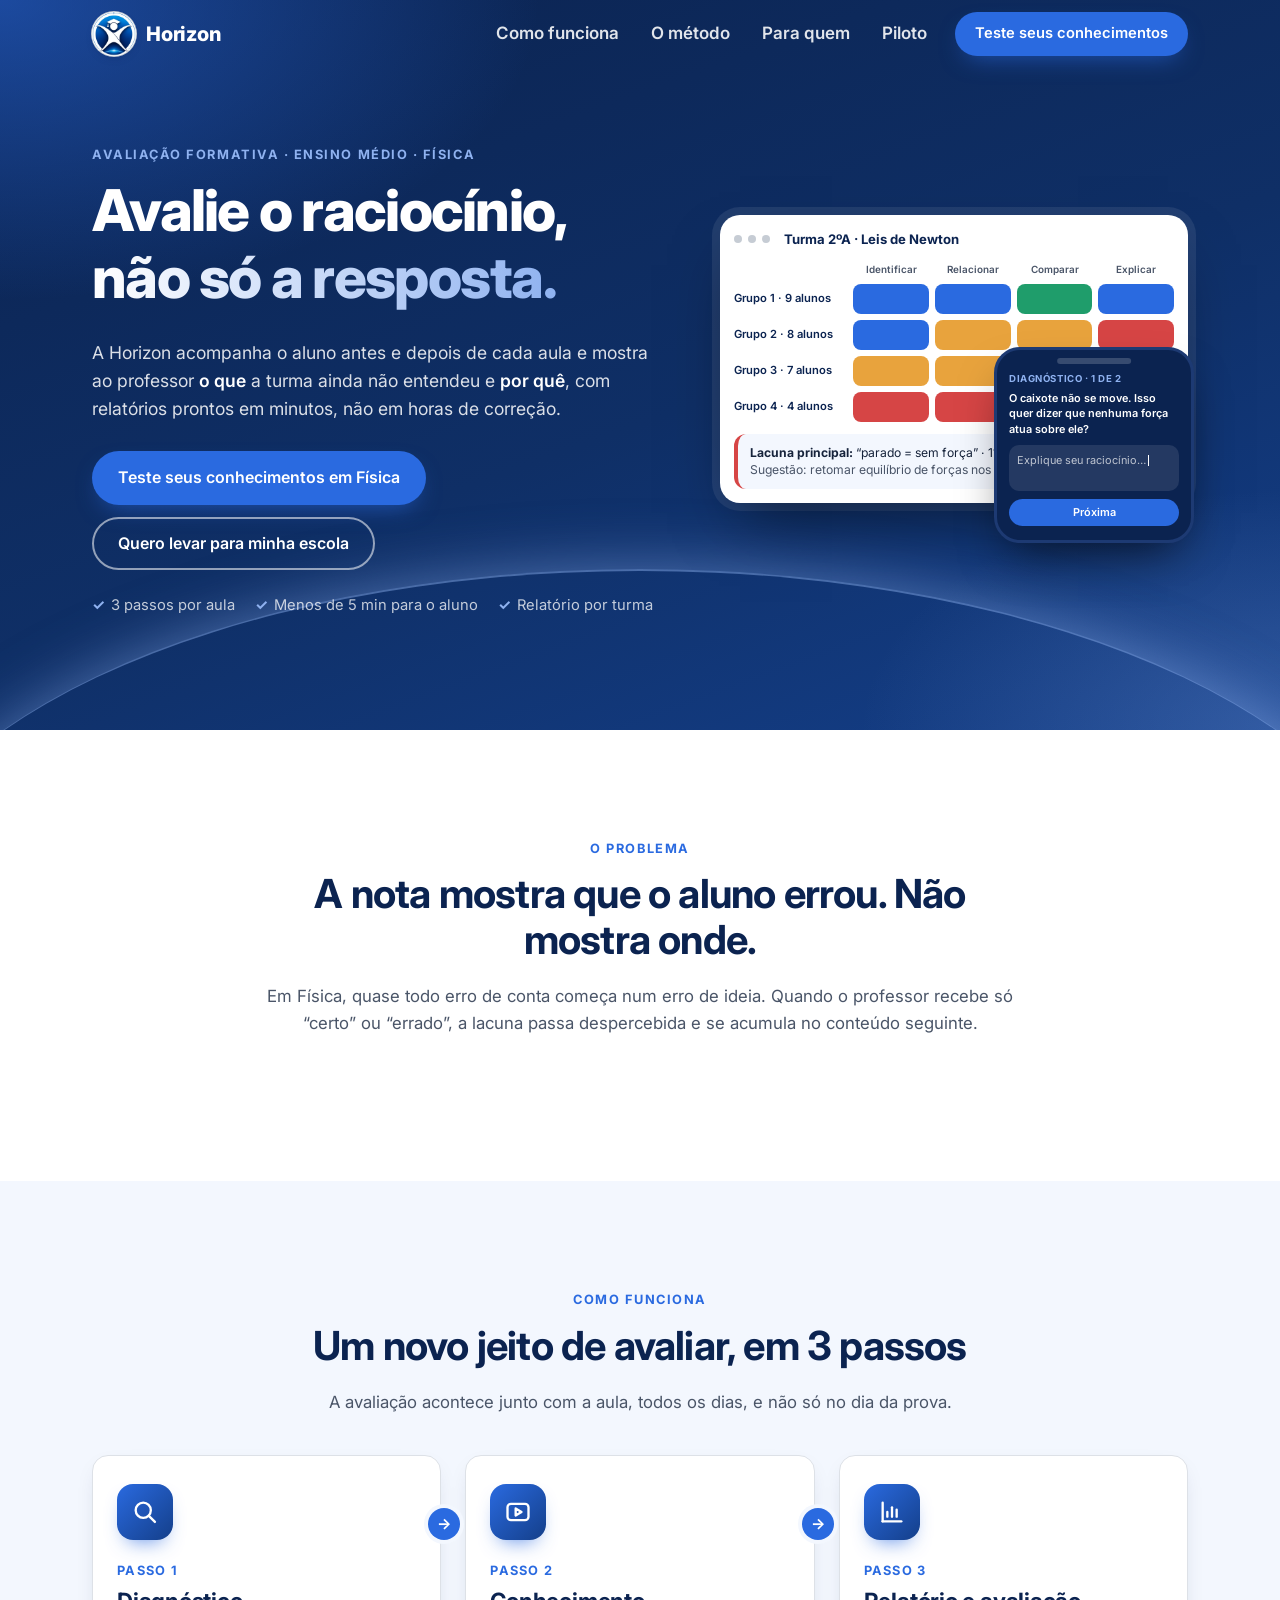
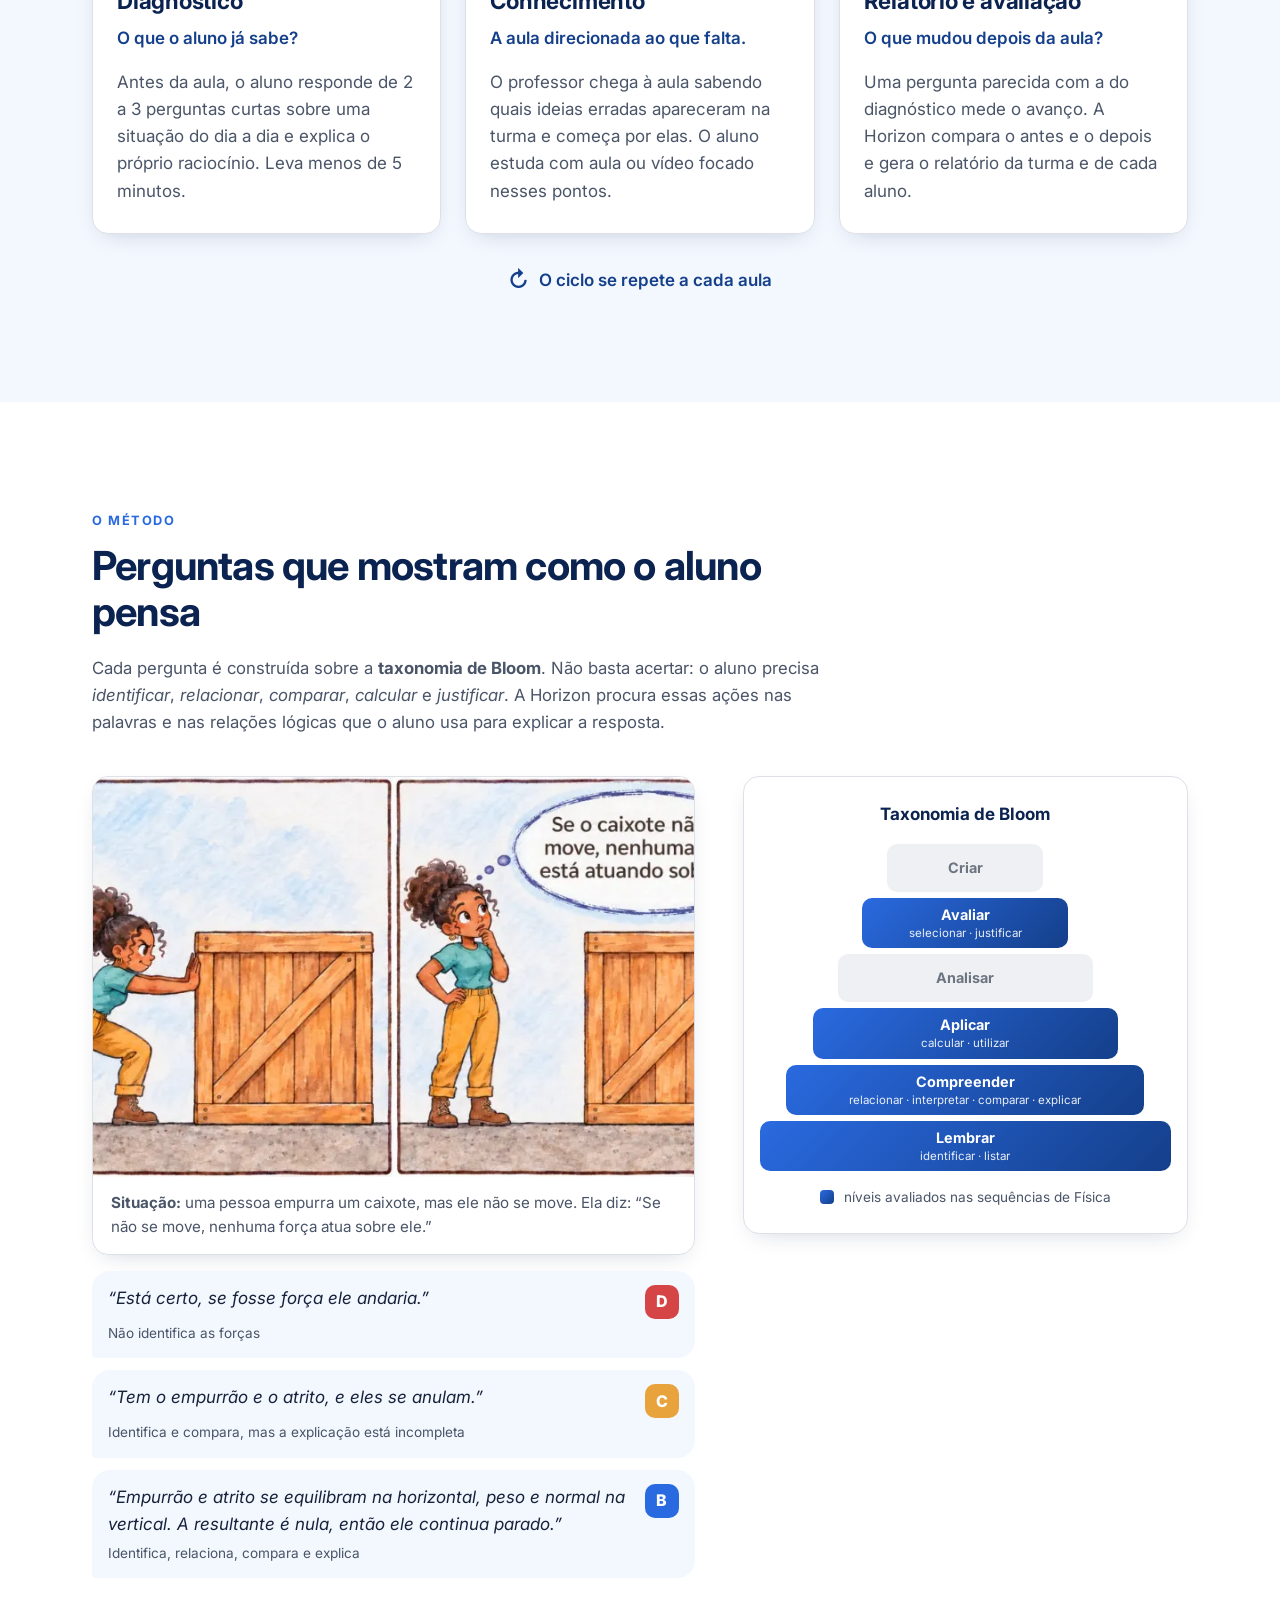
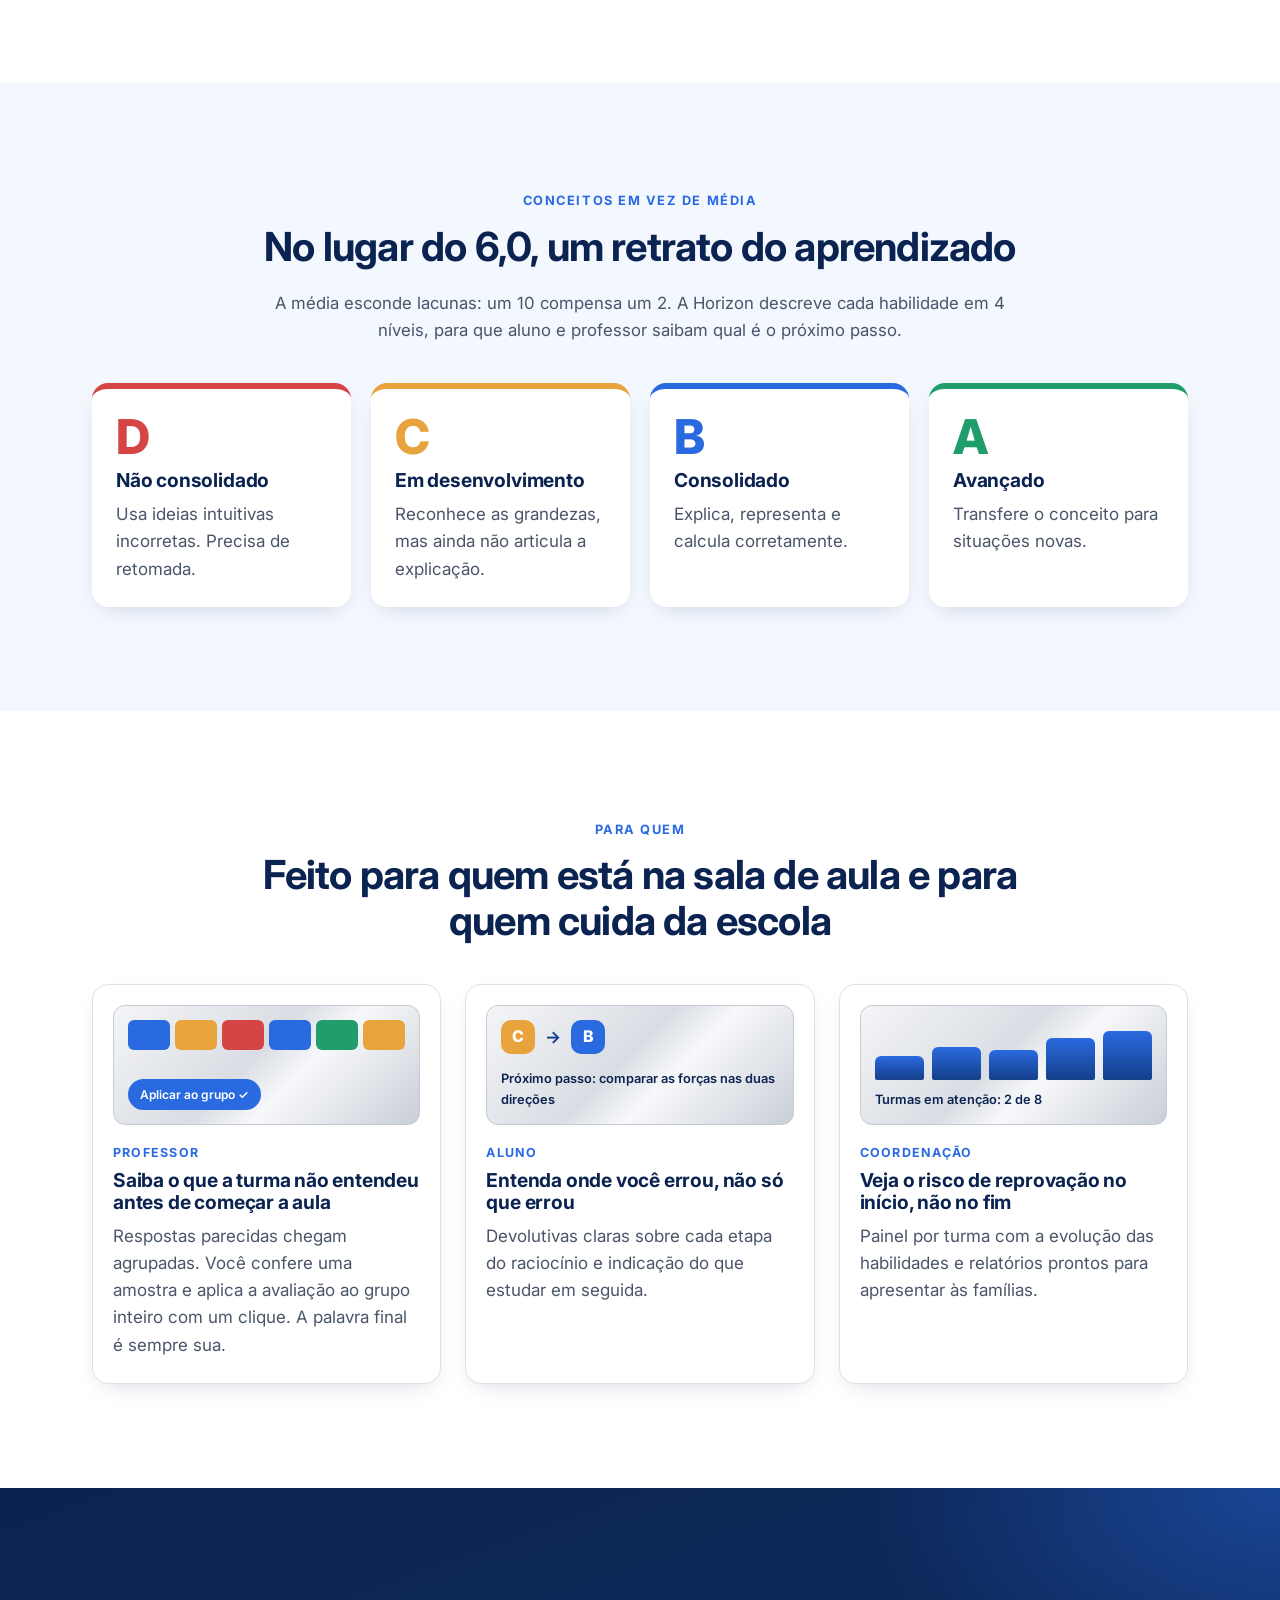
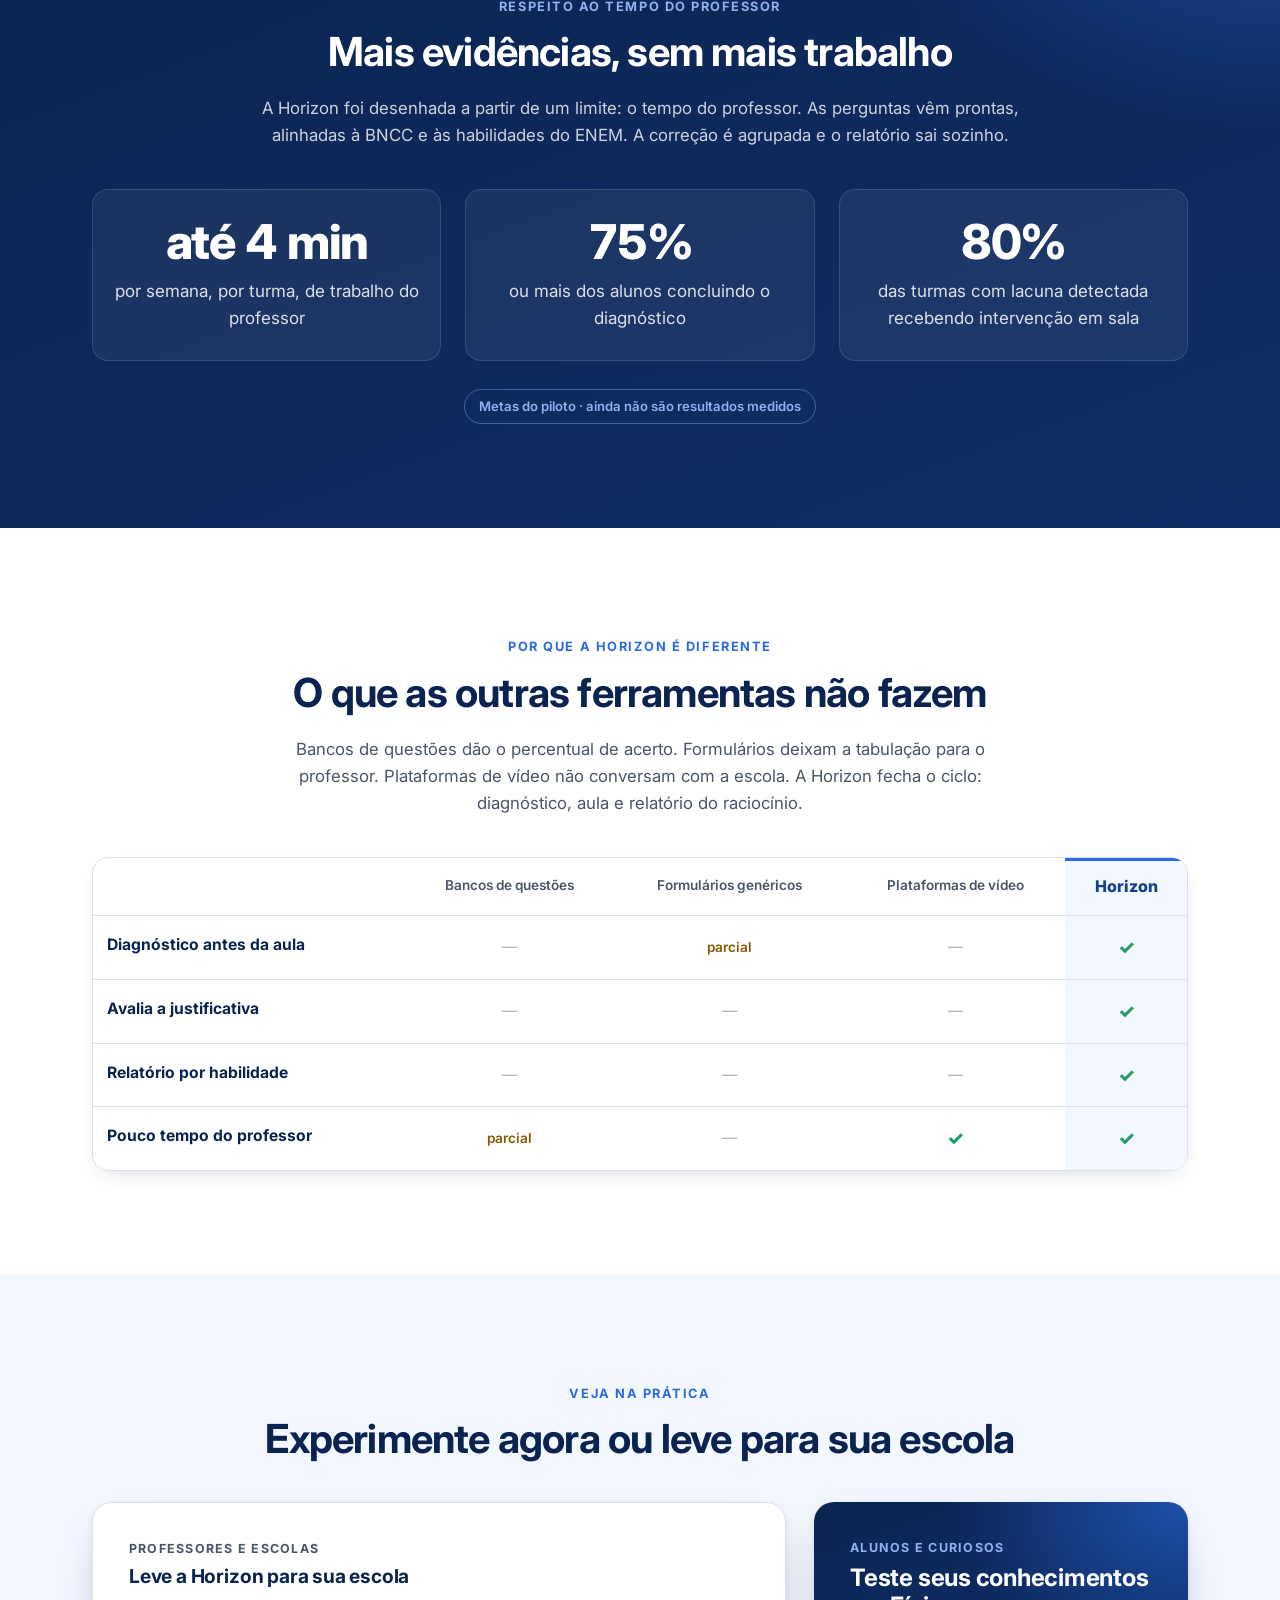
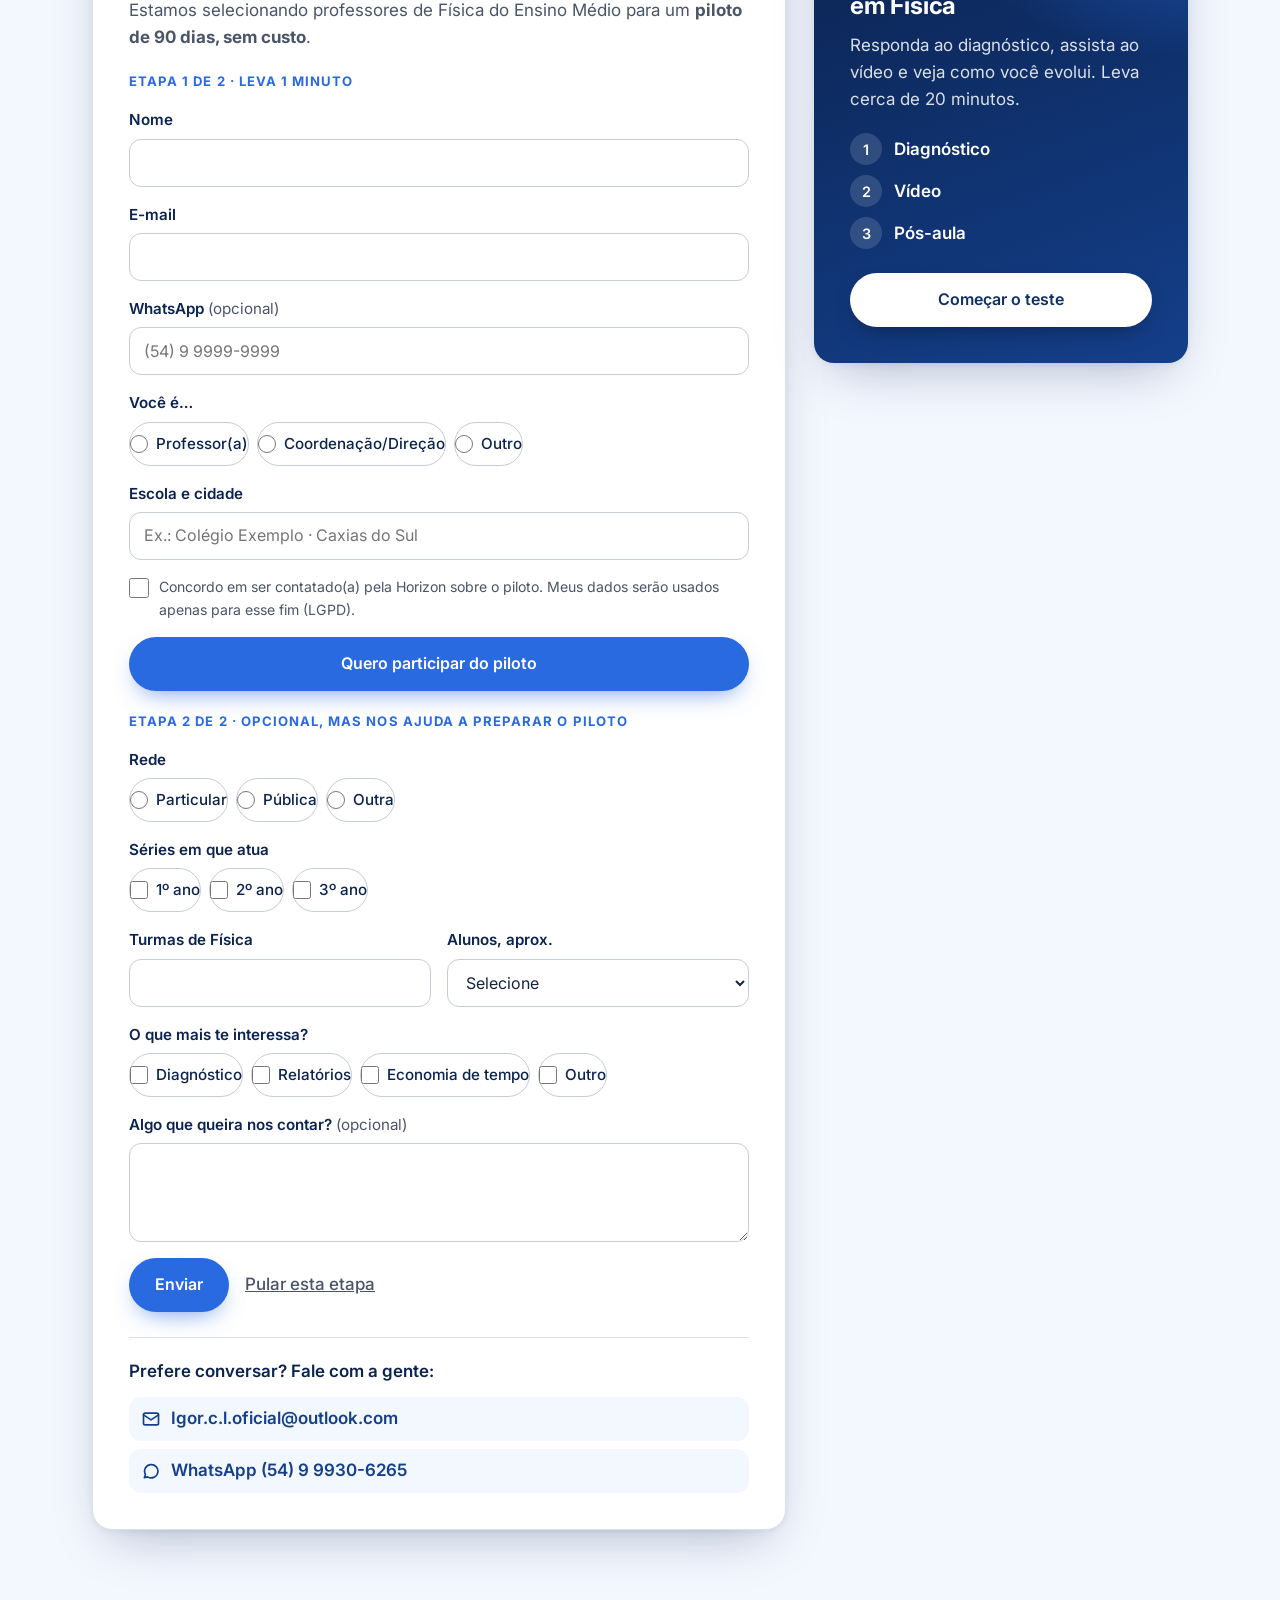
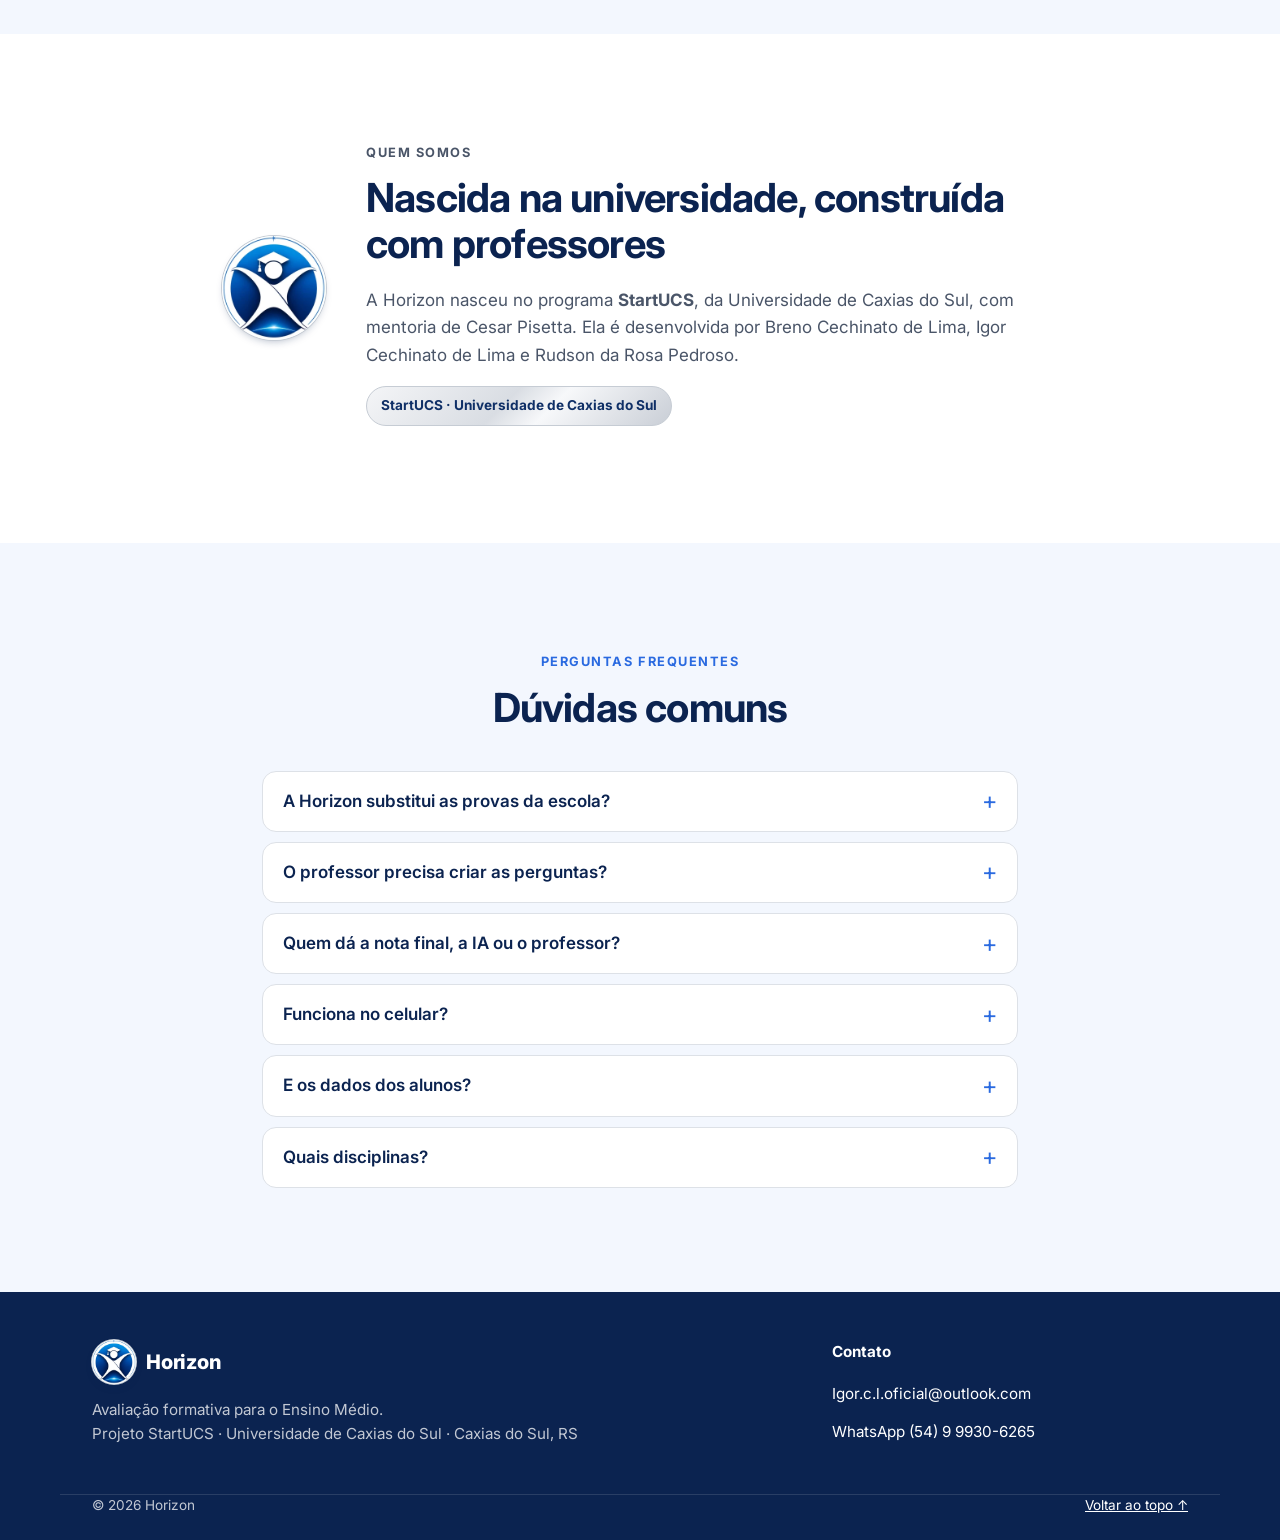
<file: index.html>
<!DOCTYPE html>
<html lang="pt-BR">
<head>
  <meta charset="UTF-8" />
  <meta name="viewport" content="width=device-width, initial-scale=1.0" />
  <title>Horizon · Avaliação formativa para o Ensino Médio</title>
  <meta name="description" content="A Horizon acompanha o aluno antes e depois de cada aula e mostra ao professor o que a turma ainda não entendeu — e por quê. Piloto em Física no Ensino Médio." />
  <meta name="theme-color" content="#0b2350" />

  <!-- Compartilhamento (WhatsApp, LinkedIn) -->
  <meta property="og:type" content="website" />
  <meta property="og:title" content="Horizon · Avalie o raciocínio, não só a resposta" />
  <meta property="og:description" content="Avaliação formativa diária para o Ensino Médio: diagnóstico antes da aula, verificação depois e relatório do raciocínio da turma." />
  <meta property="og:image" content="img/logo.webp" />
  <meta property="og:locale" content="pt_BR" />

  <link rel="icon" href="img/logo.webp" type="image/webp" />
  <link rel="preconnect" href="https://fonts.googleapis.com" />
  <link rel="preconnect" href="https://fonts.gstatic.com" crossorigin />
  <link href="https://fonts.googleapis.com/css2?family=Inter:wght@400;500;600;700;800&display=swap" rel="stylesheet" />
  <link rel="stylesheet" href="css/landing.css" />
  <script>
    // Ativa as animações. Se o landing.js não rodar, mostra tudo mesmo assim.
    document.documentElement.classList.add("js");
    window.addEventListener("load", function () {
      setTimeout(function () { if (!window.horizonPronto) document.documentElement.classList.remove("js"); }, 1500);
    });
  </script>
</head>
<body>
  <a class="pular-conteudo" href="#conteudo">Pular para o conteúdo</a>

  <!-- ================= MENU ================= -->
  <header class="topo" id="topo">
    <div class="container topo-interno">
      <a class="marca" href="#inicio" aria-label="Horizon — início">
        <span class="marca-selo"><img src="img/logo.webp" alt="" width="40" height="40" /></span>
        <span class="marca-nome">Horizon</span>
      </a>

      <button class="menu-botao" id="menu-botao" aria-expanded="false" aria-controls="menu" aria-label="Abrir menu">
        <span></span><span></span><span></span>
      </button>

      <nav class="menu" id="menu" aria-label="Seções da página">
        <a href="#como-funciona">Como funciona</a>
        <a href="#metodo">O método</a>
        <a href="#para-quem">Para quem</a>
        <a href="#piloto">Piloto</a>
        <a class="botao botao-pequeno" href="formulario/">Teste seus conhecimentos</a>
      </nav>
    </div>
  </header>

  <main id="conteudo">

    <!-- ================= 1. HERO ================= -->
    <section class="hero" id="inicio">
      <div class="container hero-grade">
        <div class="hero-texto">
          <p class="etiqueta etiqueta-clara">Avaliação formativa · Ensino Médio · Física</p>
          <h1>Avalie o raciocínio, <span class="destaque">não só a resposta.</span></h1>
          <p class="hero-sub">
            A Horizon acompanha o aluno antes e depois de cada aula e mostra ao professor
            <em>o que</em> a turma ainda não entendeu e <em>por quê</em>, com relatórios prontos
            em minutos, não em horas de correção.
          </p>
          <div class="botoes">
            <a class="botao" href="formulario/">Teste seus conhecimentos em Física</a>
            <a class="botao botao-contorno" href="#piloto">Quero levar para minha escola</a>
          </div>
          <ul class="hero-apoio" aria-label="Resumo">
            <li>3 passos por aula</li>
            <li>Menos de 5 min para o aluno</li>
            <li>Relatório por turma</li>
          </ul>
        </div>

        <!-- Mockup do painel (HTML, não imagem) -->
        <div class="hero-visual" aria-hidden="true">
          <div class="tablet">
            <div class="tablet-topo">
              <span class="ponto"></span><span class="ponto"></span><span class="ponto"></span>
              <strong>Turma 2ºA · Leis de Newton</strong>
            </div>
            <div class="mapa">
              <div class="mapa-cabecalho">
                <span></span><span>Identificar</span><span>Relacionar</span><span>Comparar</span><span>Explicar</span>
              </div>
              <div class="mapa-linha"><span class="mapa-rotulo">Grupo 1 · 9 alunos</span><i class="n-b"></i><i class="n-b"></i><i class="n-a"></i><i class="n-b"></i></div>
              <div class="mapa-linha"><span class="mapa-rotulo">Grupo 2 · 8 alunos</span><i class="n-b"></i><i class="n-c"></i><i class="n-c"></i><i class="n-d"></i></div>
              <div class="mapa-linha"><span class="mapa-rotulo">Grupo 3 · 7 alunos</span><i class="n-c"></i><i class="n-c"></i><i class="n-d"></i><i class="n-d"></i></div>
              <div class="mapa-linha"><span class="mapa-rotulo">Grupo 4 · 4 alunos</span><i class="n-d"></i><i class="n-d"></i><i class="n-d"></i><i class="n-d"></i></div>
            </div>
            <div class="tablet-alerta">
              <strong>Lacuna principal:</strong> “parado = sem força” · 11 alunos<br />
              <span>Sugestão: retomar equilíbrio de forças nos 10 primeiros minutos</span>
            </div>
          </div>

          <div class="celular">
            <div class="celular-notch"></div>
            <p class="celular-etiqueta">Diagnóstico · 1 de 2</p>
            <p class="celular-pergunta">O caixote não se move. Isso quer dizer que nenhuma força atua sobre ele?</p>
            <div class="celular-resposta">Explique seu raciocínio…<span class="cursor"></span></div>
            <div class="celular-botao">Próxima</div>
          </div>
        </div>
      </div>
    </section>

    <!-- ================= 2. PROBLEMA ================= -->
    <section class="secao" id="problema">
      <div class="container">
        <div class="cabeca-secao centro revelar">
          <p class="etiqueta">O problema</p>
          <h2>A nota mostra que o aluno errou. Não mostra onde.</h2>
          <p>
            Em Física, quase todo erro de conta começa num erro de ideia. Quando o professor recebe
            só “certo” ou “errado”, a lacuna passa despercebida e se acumula no conteúdo seguinte.
          </p>
        </div>

        <!-- <div class="grade-3">
          <article class="cartao-numero revelar">
            <p class="numero"><span data-contar="300">300</span>–<span data-contar="400">400</span></p>
            <p>alunos atendidos por um professor de Física em até 10 turmas</p>
          </article>
          <article class="cartao-numero revelar">
            <p class="numero"><span data-contar="3">3</span> min</p>
            <p>é o limite de tempo por aula. Ferramentas que pedem mais são abandonadas já na 2ª semana.</p>
          </article>
          <article class="cartao-numero revelar">
            <p class="numero"><span data-contar="0">0</span></p>
            <p>plataformas no Brasil que unem diagnóstico antes da aula, verificação depois e relatório por raciocínio em Física</p>
          </article>
        </div> -->
      </div>
    </section>

    <!-- ================= 3. COMO FUNCIONA ================= -->
    <section class="secao secao-alt" id="como-funciona">
      <div class="container">
        <div class="cabeca-secao centro revelar">
          <p class="etiqueta">Como funciona</p>
          <h2>Um novo jeito de avaliar, em 3 passos</h2>
          <p>A avaliação acontece junto com a aula, todos os dias, e não só no dia da prova.</p>
        </div>

        <ol class="passos">
          <li class="passo revelar">
            <span class="passo-icone" aria-hidden="true">
              <svg viewBox="0 0 24 24"><circle cx="10.5" cy="10.5" r="6.5"/><path d="m15.5 15.5 5 5"/></svg>
            </span>
            <span class="passo-num">Passo 1</span>
            <h3>Diagnóstico</h3>
            <p class="passo-pergunta">O que o aluno já sabe?</p>
            <p>Antes da aula, o aluno responde de 2 a 3 perguntas curtas sobre uma situação do dia a dia e explica o próprio raciocínio. Leva menos de 5 minutos.</p>
          </li>
          <li class="passo revelar">
            <span class="passo-icone" aria-hidden="true">
              <svg viewBox="0 0 24 24"><rect x="3" y="5" width="18" height="14" rx="3"/><path d="m10 9 5 3-5 3z"/></svg>
            </span>
            <span class="passo-num">Passo 2</span>
            <h3>Conhecimento</h3>
            <p class="passo-pergunta">A aula direcionada ao que falta.</p>
            <p>O professor chega à aula sabendo quais ideias erradas apareceram na turma e começa por elas. O aluno estuda com aula ou vídeo focado nesses pontos.</p>
          </li>
          <li class="passo revelar">
            <span class="passo-icone" aria-hidden="true">
              <svg viewBox="0 0 24 24"><path d="M4 20V4"/><path d="M4 20h16"/><path d="M8 16v-4"/><path d="M12 16V8"/><path d="M16 16v-6"/></svg>
            </span>
            <span class="passo-num">Passo 3</span>
            <h3>Relatório e avaliação</h3>
            <p class="passo-pergunta">O que mudou depois da aula?</p>
            <p>Uma pergunta parecida com a do diagnóstico mede o avanço. A Horizon compara o antes e o depois e gera o relatório da turma e de cada aluno.</p>
          </li>
        </ol>
        <p class="ciclo revelar"><span aria-hidden="true">↻</span> O ciclo se repete a cada aula</p>
      </div>
    </section>

    <!-- ================= 4. O MÉTODO ================= -->
    <section class="secao" id="metodo">
      <div class="container">
        <div class="cabeca-secao revelar">
          <p class="etiqueta">O método</p>
          <h2>Perguntas que mostram como o aluno pensa</h2>
          <p>
            Cada pergunta é construída sobre a <strong>taxonomia de Bloom</strong>. Não basta acertar:
            o aluno precisa <em>identificar</em>, <em>relacionar</em>, <em>comparar</em>, <em>calcular</em>
            e <em>justificar</em>. A Horizon procura essas ações nas palavras e nas relações lógicas que o
            aluno usa para explicar a resposta.
          </p>
        </div>

        <div class="metodo-grade">
          <!-- Exemplo do caixote -->
          <div class="exemplo revelar">
            <figure class="exemplo-figura">
              <img src="img/caixote.webp" alt="Pessoa empurrando um caixote que permanece parado sobre o piso" width="900" height="600" loading="lazy" />
              <figcaption>
                <strong>Situação:</strong> uma pessoa empurra um caixote, mas ele não se move. Ela diz:
                “Se não se move, nenhuma força atua sobre ele.”
              </figcaption>
            </figure>

            <ul class="respostas">
              <li class="resposta">
                <p>“Está certo, se fosse força ele andaria.”</p>
                <span class="selo n-d" title="Não consolidado">D</span>
                <small>Não identifica as forças</small>
              </li>
              <li class="resposta">
                <p>“Tem o empurrão e o atrito, e eles se anulam.”</p>
                <span class="selo n-c" title="Em desenvolvimento">C</span>
                <small>Identifica e compara, mas a explicação está incompleta</small>
              </li>
              <li class="resposta">
                <p>“Empurrão e atrito se equilibram na horizontal, peso e normal na vertical. A resultante é nula, então ele continua parado.”</p>
                <span class="selo n-b" title="Consolidado">B</span>
                <small>Identifica, relaciona, compara e explica</small>
              </li>
            </ul>
          </div>

          <!-- Pirâmide de Bloom -->
          <div class="bloom revelar">
            <p class="bloom-titulo">Taxonomia de Bloom</p>
            <ol class="piramide" aria-label="Níveis da taxonomia de Bloom, do mais complexo ao mais simples">
              <li style="--l:38%"><strong>Criar</strong></li>
              <li style="--l:50%" class="ativo"><strong>Avaliar</strong><span>selecionar · justificar</span></li>
              <li style="--l:62%"><strong>Analisar</strong></li>
              <li style="--l:74%" class="ativo"><strong>Aplicar</strong><span>calcular · utilizar</span></li>
              <li style="--l:87%" class="ativo"><strong>Compreender</strong><span>relacionar · interpretar · comparar · explicar</span></li>
              <li style="--l:100%" class="ativo"><strong>Lembrar</strong><span>identificar · listar</span></li>
            </ol>
            <p class="bloom-legenda"><span class="bloom-marca"></span> níveis avaliados nas sequências de Física</p>
          </div>
        </div>
      </div>
    </section>

    <!-- ================= 5. CONCEITOS ================= -->
    <section class="secao secao-alt" id="conceitos">
      <div class="container">
        <div class="cabeca-secao centro revelar">
          <p class="etiqueta">Conceitos em vez de média</p>
          <h2>No lugar do 6,0, um retrato do aprendizado</h2>
          <p>A média esconde lacunas: um 10 compensa um 2. A Horizon descreve cada habilidade em 4 níveis, para que aluno e professor saibam qual é o próximo passo.</p>
        </div>

        <div class="niveis" role="list">
          <article class="nivel nivel-d revelar" role="listitem">
            <span class="nivel-letra">D</span>
            <h3>Não consolidado</h3>
            <p>Usa ideias intuitivas incorretas. Precisa de retomada.</p>
          </article>
          <article class="nivel nivel-c revelar" role="listitem">
            <span class="nivel-letra">C</span>
            <h3>Em desenvolvimento</h3>
            <p>Reconhece as grandezas, mas ainda não articula a explicação.</p>
          </article>
          <article class="nivel nivel-b revelar" role="listitem">
            <span class="nivel-letra">B</span>
            <h3>Consolidado</h3>
            <p>Explica, representa e calcula corretamente.</p>
          </article>
          <article class="nivel nivel-a revelar" role="listitem">
            <span class="nivel-letra">A</span>
            <h3>Avançado</h3>
            <p>Transfere o conceito para situações novas.</p>
          </article>
        </div>
      </div>
    </section>

    <!-- ================= 6. PARA QUEM ================= -->
    <section class="secao" id="para-quem">
      <div class="container">
        <div class="cabeca-secao centro revelar">
          <p class="etiqueta">Para quem</p>
          <h2>Feito para quem está na sala de aula e para quem cuida da escola</h2>
        </div>

        <div class="grade-3">
          <article class="cartao-publico revelar">
            <div class="mini-tela" aria-hidden="true">
              <div class="mini-grupos"><i class="n-b"></i><i class="n-c"></i><i class="n-d"></i><i class="n-b"></i><i class="n-a"></i><i class="n-c"></i></div>
              <span class="mini-botao">Aplicar ao grupo ✓</span>
            </div>
            <p class="publico">Professor</p>
            <h3>Saiba o que a turma não entendeu antes de começar a aula</h3>
            <p>Respostas parecidas chegam agrupadas. Você confere uma amostra e aplica a avaliação ao grupo inteiro com um clique. A palavra final é sempre sua.</p>
          </article>

          <article class="cartao-publico revelar">
            <div class="mini-tela" aria-hidden="true">
              <div class="mini-devolutiva">
                <span class="selo n-c">C</span>
                <span class="mini-seta">→</span>
                <span class="selo n-b">B</span>
              </div>
              <span class="mini-texto">Próximo passo: comparar as forças nas duas direções</span>
            </div>
            <p class="publico">Aluno</p>
            <h3>Entenda onde você errou, não só que errou</h3>
            <p>Devolutivas claras sobre cada etapa do raciocínio e indicação do que estudar em seguida.</p>
          </article>

          <article class="cartao-publico revelar">
            <div class="mini-tela" aria-hidden="true">
              <div class="mini-barras"><i style="--h:40%"></i><i style="--h:55%"></i><i style="--h:50%"></i><i style="--h:70%"></i><i style="--h:82%"></i></div>
              <span class="mini-texto">Turmas em atenção: 2 de 8</span>
            </div>
            <p class="publico">Coordenação</p>
            <h3>Veja o risco de reprovação no início, não no fim</h3>
            <p>Painel por turma com a evolução das habilidades e relatórios prontos para apresentar às famílias.</p>
          </article>
        </div>
      </div>
    </section>

    <!-- ================= 7. TEMPO DO PROFESSOR ================= -->
    <section class="secao secao-escura" id="tempo">
      <div class="container">
        <div class="cabeca-secao centro revelar">
          <p class="etiqueta etiqueta-clara">Respeito ao tempo do professor</p>
          <h2>Mais evidências, sem mais trabalho</h2>
          <p>A Horizon foi desenhada a partir de um limite: o tempo do professor. As perguntas vêm prontas, alinhadas à BNCC e às habilidades do ENEM. A correção é agrupada e o relatório sai sozinho.</p>
        </div>

        <div class="grade-3 metas">
          <div class="meta revelar">
            <p class="numero">até <span data-contar="4">4</span> min</p>
            <p>por semana, por turma, de trabalho do professor</p>
          </div>
          <div class="meta revelar">
            <p class="numero"><span data-contar="75">75</span>%</p>
            <p>ou mais dos alunos concluindo o diagnóstico</p>
          </div>
          <div class="meta revelar">
            <p class="numero"><span data-contar="80">80</span>%</p>
            <p>das turmas com lacuna detectada recebendo intervenção em sala</p>
          </div>
        </div>
        <p class="aviso-metas revelar">Metas do piloto · ainda não são resultados medidos</p>
      </div>
    </section>

    <!-- ================= 8. DIFERENCIAL ================= -->
    <section class="secao" id="diferencial">
      <div class="container">
        <div class="cabeca-secao centro revelar">
          <p class="etiqueta">Por que a Horizon é diferente</p>
          <h2>O que as outras ferramentas não fazem</h2>
          <p>Bancos de questões dão o percentual de acerto. Formulários deixam a tabulação para o professor. Plataformas de vídeo não conversam com a escola. A Horizon fecha o ciclo: diagnóstico, aula e relatório do raciocínio.</p>
        </div>

        <div class="tabela-envoltorio revelar">
          <table class="comparativo">
            <thead>
              <tr>
                <th scope="col"><span class="sr">Recurso</span></th>
                <th scope="col">Bancos de questões</th>
                <th scope="col">Formulários genéricos</th>
                <th scope="col">Plataformas de vídeo</th>
                <th scope="col" class="col-horizon">Horizon</th>
              </tr>
            </thead>
            <tbody>
              <tr>
                <th scope="row">Diagnóstico antes da aula</th>
                <td data-rotulo="Bancos de questões"><span class="nao">—</span></td>
                <td data-rotulo="Formulários genéricos"><span class="parcial">parcial</span></td>
                <td data-rotulo="Plataformas de vídeo"><span class="nao">—</span></td>
                <td data-rotulo="Horizon" class="col-horizon"><span class="sim">✓</span></td>
              </tr>
              <tr>
                <th scope="row">Avalia a justificativa</th>
                <td data-rotulo="Bancos de questões"><span class="nao">—</span></td>
                <td data-rotulo="Formulários genéricos"><span class="nao">—</span></td>
                <td data-rotulo="Plataformas de vídeo"><span class="nao">—</span></td>
                <td data-rotulo="Horizon" class="col-horizon"><span class="sim">✓</span></td>
              </tr>
              <tr>
                <th scope="row">Relatório por habilidade</th>
                <td data-rotulo="Bancos de questões"><span class="nao">—</span></td>
                <td data-rotulo="Formulários genéricos"><span class="nao">—</span></td>
                <td data-rotulo="Plataformas de vídeo"><span class="nao">—</span></td>
                <td data-rotulo="Horizon" class="col-horizon"><span class="sim">✓</span></td>
              </tr>
              <tr>
                <th scope="row">Pouco tempo do professor</th>
                <td data-rotulo="Bancos de questões"><span class="parcial">parcial</span></td>
                <td data-rotulo="Formulários genéricos"><span class="nao">—</span></td>
                <td data-rotulo="Plataformas de vídeo"><span class="sim">✓</span></td>
                <td data-rotulo="Horizon" class="col-horizon"><span class="sim">✓</span></td>
              </tr>
            </tbody>
          </table>
        </div>
      </div>
    </section>

    <!-- ================= 9. TESTE + PILOTO ================= -->
    <section class="secao secao-alt" id="piloto">
      <div class="container">
        <div class="cabeca-secao centro revelar">
          <p class="etiqueta">Veja na prática</p>
          <h2>Experimente agora ou leve para sua escola</h2>
        </div>

        <div class="cta-grade">
          <!-- Bloco do piloto (primeiro no celular) -->
          <div class="cartao-form revelar">
            <p class="publico">Professores e escolas</p>
            <h3>Leve a Horizon para sua escola</h3>
            <p>Estamos selecionando professores de Física do Ensino Médio para um <strong>piloto de 90 dias, sem custo</strong>.</p>

            <!-- Etapa 1 -->
            <form id="form-etapa-1" class="form" novalidate>
              <p class="form-etapa">Etapa 1 de 2 · leva 1 minuto</p>
              <div class="campo">
                <label for="f-nome">Nome</label>
                <input id="f-nome" name="nome" type="text" autocomplete="name" required />
              </div>
              <div class="campo">
                <label for="f-email">E-mail</label>
                <input id="f-email" name="email" type="email" autocomplete="email" required />
              </div>
              <div class="campo">
                <label for="f-whatsapp">WhatsApp <span class="opcional">(opcional)</span></label>
                <input id="f-whatsapp" name="whatsapp" type="tel" inputmode="numeric" autocomplete="tel" placeholder="(54) 9 9999-9999" />
              </div>
              <fieldset class="campo">
                <legend>Você é…</legend>
                <div class="opcoes">
                  <label class="opcao"><input type="radio" name="perfil" value="Professor(a)" required /> Professor(a)</label>
                  <label class="opcao"><input type="radio" name="perfil" value="Coordenação/Direção" /> Coordenação/Direção</label>
                  <label class="opcao"><input type="radio" name="perfil" value="Outro" /> Outro</label>
                </div>
              </fieldset>
              <div class="campo">
                <label for="f-escola">Escola e cidade</label>
                <input id="f-escola" name="escola" type="text" placeholder="Ex.: Colégio Exemplo · Caxias do Sul" required />
              </div>
              <label class="consentimento">
                <input type="checkbox" name="lgpd" value="Sim" required />
                <span>Concordo em ser contatado(a) pela Horizon sobre o piloto. Meus dados serão usados apenas para esse fim (LGPD).</span>
              </label>
              <button class="botao botao-largo" type="submit">Quero participar do piloto</button>
            </form>

            <!-- Etapa 2 (opcional) -->
            <form id="form-etapa-2" class="form" hidden>
              <p class="form-etapa">Etapa 2 de 2 · opcional, mas nos ajuda a preparar o piloto</p>
              <fieldset class="campo">
                <legend>Rede</legend>
                <div class="opcoes">
                  <label class="opcao"><input type="radio" name="rede" value="Particular" /> Particular</label>
                  <label class="opcao"><input type="radio" name="rede" value="Pública" /> Pública</label>
                  <label class="opcao"><input type="radio" name="rede" value="Outra" /> Outra</label>
                </div>
              </fieldset>
              <fieldset class="campo">
                <legend>Séries em que atua</legend>
                <div class="opcoes">
                  <label class="opcao"><input type="checkbox" name="series" value="1º ano" /> 1º ano</label>
                  <label class="opcao"><input type="checkbox" name="series" value="2º ano" /> 2º ano</label>
                  <label class="opcao"><input type="checkbox" name="series" value="3º ano" /> 3º ano</label>
                </div>
              </fieldset>
              <div class="campo-duplo">
                <div class="campo">
                  <label for="f-turmas">Turmas de Física</label>
                  <input id="f-turmas" name="turmas" type="number" min="1" max="50" inputmode="numeric" />
                </div>
                <div class="campo">
                  <label for="f-alunos">Alunos, aprox.</label>
                  <select id="f-alunos" name="alunos">
                    <option value="">Selecione</option>
                    <option>1–100</option>
                    <option>100–300</option>
                    <option>300+</option>
                  </select>
                </div>
              </div>
              <fieldset class="campo">
                <legend>O que mais te interessa?</legend>
                <div class="opcoes">
                  <label class="opcao"><input type="checkbox" name="interesses" value="Diagnóstico" /> Diagnóstico</label>
                  <label class="opcao"><input type="checkbox" name="interesses" value="Relatórios" /> Relatórios</label>
                  <label class="opcao"><input type="checkbox" name="interesses" value="Economia de tempo" /> Economia de tempo</label>
                  <label class="opcao"><input type="checkbox" name="interesses" value="Outro" /> Outro</label>
                </div>
              </fieldset>
              <div class="campo">
                <label for="f-mensagem">Algo que queira nos contar? <span class="opcional">(opcional)</span></label>
                <textarea id="f-mensagem" name="mensagem" rows="3"></textarea>
              </div>
              <div class="form-acoes">
                <button class="botao" type="submit">Enviar</button>
                <button class="link-botao" type="button" id="pular-etapa-2">Pular esta etapa</button>
              </div>
            </form>

            <!-- Confirmação -->
            <div id="form-sucesso" class="form-sucesso" hidden tabindex="-1">
              <span class="sucesso-icone" aria-hidden="true">✓</span>
              <h4>Recebemos seu contato!</h4>
              <p>Vamos responder em até 2 dias úteis.</p>
              <a class="botao botao-contorno-escuro" href="formulario/">Enquanto isso, faça o teste de Física</a>
            </div>

            <p id="form-status" class="form-status" role="status" aria-live="polite"></p>

            <div class="contato-direto">
              <p>Prefere conversar? Fale com a gente:</p>
              <a href="mailto:Igor.c.l.oficial@outlook.com" data-contato="email" class="contato-link">
                <svg viewBox="0 0 24 24" aria-hidden="true"><rect x="3" y="5" width="18" height="14" rx="2"/><path d="m3 7 9 6 9-6"/></svg>
                <span data-texto></span>
              </a>
              <a href="https://wa.me/5554999306265" data-contato="whatsapp" class="contato-link">
                <svg viewBox="0 0 24 24" aria-hidden="true"><path d="M4 20l1.3-3.9A8 8 0 1 1 8 19z"/></svg>
                <span data-texto></span>
              </a>
            </div>
          </div>

          <!-- Bloco do teste -->
          <div class="cartao-teste revelar">
            <p class="publico publico-claro">Alunos e curiosos</p>
            <h3>Teste seus conhecimentos em Física</h3>
            <p>Responda ao diagnóstico, assista ao vídeo e veja como você evolui. Leva cerca de 20 minutos.</p>
            <ul class="teste-etapas">
              <li><span>1</span> Diagnóstico</li>
              <li><span>2</span> Vídeo</li>
              <li><span>3</span> Pós-aula</li>
            </ul>
            <a class="botao botao-claro" href="formulario/">Começar o teste</a>
          </div>
        </div>
      </div>
    </section>

    <!-- ================= 10. QUEM SOMOS ================= -->
    <section class="secao" id="quem-somos">
      <div class="container quem-somos revelar">
        <span class="marca-selo marca-selo-grande"><img src="img/logo.webp" alt="Logo da Horizon" width="96" height="96" loading="lazy" /></span>
        <div>
          <p class="etiqueta">Quem somos</p>
          <h2>Nascida na universidade, construída com professores</h2>
          <p>
            A Horizon nasceu no programa <strong>StartUCS</strong>, da Universidade de Caxias do Sul, com
            mentoria de Cesar Pisetta. Ela é desenvolvida por Breno Cechinato de Lima, Igor Cechinato de Lima
            e Rudson da Rosa Pedroso.
          </p>
          <p class="selo-startucs">StartUCS · Universidade de Caxias do Sul</p>
        </div>
      </div>
    </section>

    <!-- ================= 11. FAQ ================= -->
    <section class="secao secao-alt" id="faq">
      <div class="container estreito">
        <div class="cabeca-secao centro revelar">
          <p class="etiqueta">Perguntas frequentes</p>
          <h2>Dúvidas comuns</h2>
        </div>

        <div class="faq revelar">
          <details>
            <summary>A Horizon substitui as provas da escola?</summary>
            <p>Ela substitui a ideia de avaliar só no dia da prova. A escola pode manter suas avaliações. A Horizon acompanha o aluno em todas as aulas e mostra onde ele precisa de ajuda.</p>
          </details>
          <details>
            <summary>O professor precisa criar as perguntas?</summary>
            <p>Não. As sequências de perguntas, as rubricas e os erros típicos já vêm prontos.</p>
          </details>
          <details>
            <summary>Quem dá a nota final, a IA ou o professor?</summary>
            <p>O professor. A tecnologia só organiza e agrupa as respostas. Nenhuma avaliação é publicada sem a validação dele.</p>
          </details>
          <details>
            <summary>Funciona no celular?</summary>
            <p>Sim. O aluno responde pelo celular e o professor vê o painel em qualquer tela.</p>
          </details>
          <details>
            <summary>E os dados dos alunos?</summary>
            <p>São tratados de acordo com a LGPD e usados só para fins pedagógicos.</p>
          </details>
          <details>
            <summary>Quais disciplinas?</summary>
            <p>O piloto começa por Física. Química, Matemática e Biologia estão no plano de expansão.</p>
          </details>
        </div>
      </div>
    </section>
  </main>

  <!-- ================= 12. RODAPÉ ================= -->
  <footer class="rodape">
    <div class="container rodape-grade">
      <div>
        <a class="marca marca-clara" href="#inicio">
          <span class="marca-selo"><img src="img/logo.webp" alt="" width="40" height="40" loading="lazy" /></span>
          <span class="marca-nome">Horizon</span>
        </a>
        <p>Avaliação formativa para o Ensino Médio.<br />Projeto StartUCS · Universidade de Caxias do Sul · Caxias do Sul, RS</p>
      </div>
      <div class="rodape-contato">
        <p class="rodape-titulo">Contato</p>
        <a href="mailto:Igor.c.l.oficial@outlook.com" data-contato="email"><span data-texto></span></a>
        <a href="https://wa.me/5554999306265" data-contato="whatsapp"><span data-texto></span></a>
      </div>
    </div>
    <div class="container rodape-base">
      <p>© 2026 Horizon</p>
      <a href="#inicio">Voltar ao topo ↑</a>
    </div>
  </footer>

  <script src="js/contato.js"></script>
  <script src="js/landing.js"></script>
</body>
</html>
</file>
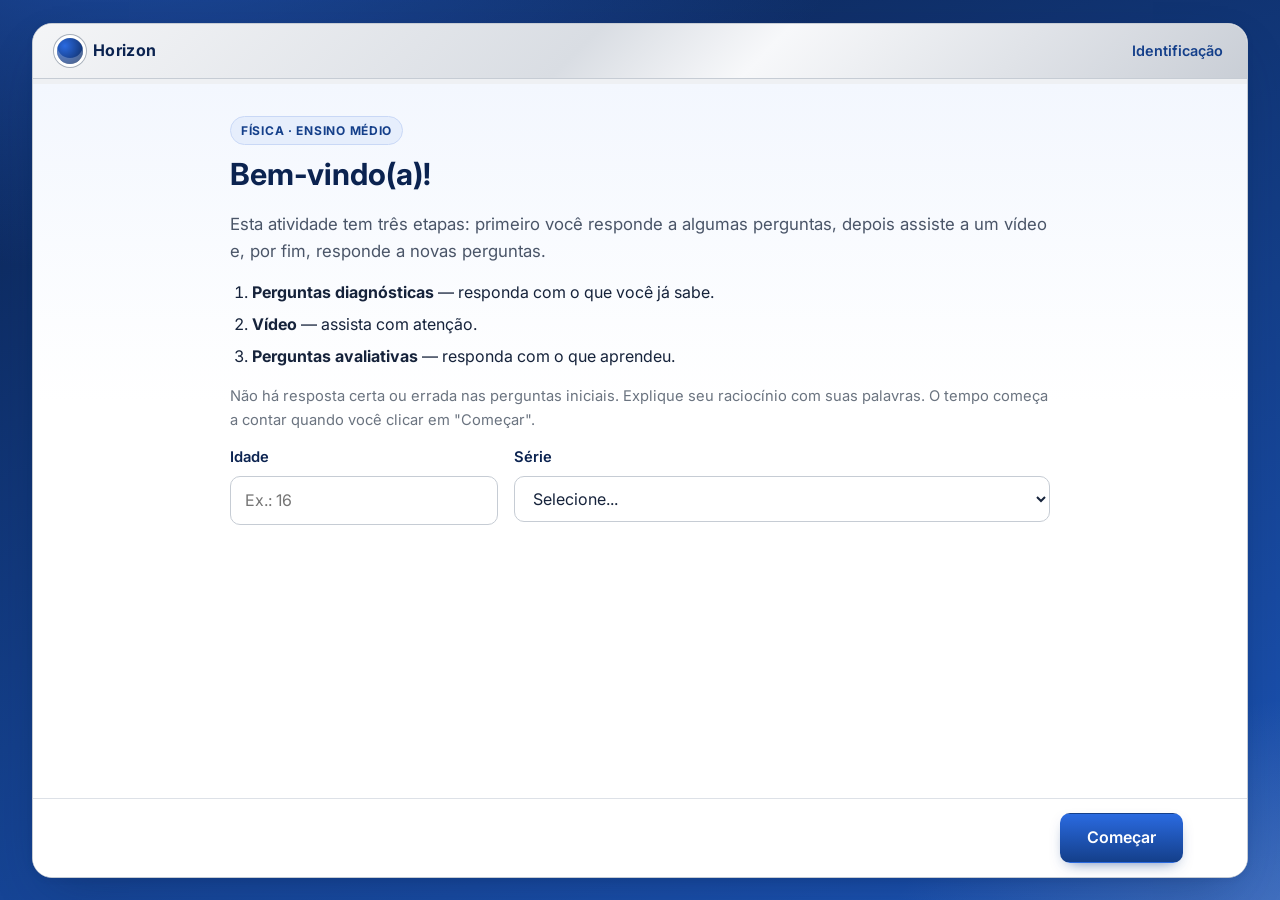
<file: formulario/index.html>
<!DOCTYPE html>
<html lang="pt-BR">
<head>
  <meta charset="UTF-8" />
  <meta name="viewport" content="width=device-width, initial-scale=1.0" />
  <title>Horizon · Física</title>
  <link rel="preconnect" href="https://fonts.googleapis.com" />
  <link rel="preconnect" href="https://fonts.gstatic.com" crossorigin />
  <link href="https://fonts.googleapis.com/css2?family=Inter:wght@400;500;600;700&display=swap" rel="stylesheet" />
  <link rel="stylesheet" href="css/style.css" />
</head>
<body>
  <main class="moldura">
    <header class="topo">
      <div class="marca">
        <span class="marca-logo" aria-hidden="true"></span>
        <span class="marca-nome">Horizon</span>
      </div>
      <span id="etapa-rotulo" class="etapa-rotulo"></span>
      <span id="cronometro" class="cronometro" hidden aria-label="Tempo decorrido">00:00</span>
    </header>

    <div class="progresso" role="progressbar" aria-valuemin="0" aria-valuemax="100" aria-valuenow="0">
      <div id="progresso-barra" class="progresso-barra"></div>
    </div>

    <!-- Palco do carrossel: o conteúdo é apagado e recriado pelo script.js -->
    <div id="palco" class="palco" aria-live="polite"></div>
  </main>

  <noscript>Este formulário precisa do JavaScript ativado.</noscript>

  <script src="js/perguntas.js"></script>
  <script src="js/script.js"></script>
</body>
</html>
</file>
<file: css/landing.css>
/* =====================================================================
   HORIZON · Landing page
   Paleta herdada do formulário (css/style.css): azul · branco · prata
   Mobile first · quebras em 640px e 1024px
   ===================================================================== */
:root {
  --azul-900: #0b2350;
  --azul-800: #0f2f66;
  --azul-700: #143f8a;
  --azul-600: #1c55b8;
  --azul-500: #2a6ae0;
  --azul-300: #8fb2f0;
  --azul-100: #e6eefc;
  --azul-50:  #f3f7fe;
  --branco:   #ffffff;

  --prata-600: #6b7480;
  --prata-400: #a8b0bb;
  --prata-300: #c6ccd4;
  --prata-200: #dde1e7;
  --prata-100: #eef0f3;
  --prata-grad: linear-gradient(135deg, #f4f5f7 0%, #d9dde3 45%, #f7f8fa 60%, #c9ced6 100%);

  --texto: #16233b;
  --texto-suave: #4a5568;
  --erro: #b42318;

  /* Níveis D–A */
  --n-d: #d64545;
  --n-c: #e8a33d;
  --n-b: #2a6ae0;
  --n-a: #1f9d6b;

  --raio: 16px;
  --sombra: 0 20px 50px -20px rgba(11, 35, 80, .35), 0 2px 6px rgba(11, 35, 80, .06);
  --sombra-leve: 0 8px 24px -12px rgba(11, 35, 80, .25);
  --altura-topo: 68px;
}

/* ---------- Base ---------- */
*, *::before, *::after { box-sizing: border-box; }
html { scroll-behavior: smooth; scroll-padding-top: calc(var(--altura-topo) + 12px); -webkit-text-size-adjust: 100%; }
body {
  margin: 0;
  font-family: "Inter", system-ui, -apple-system, "Segoe UI", Roboto, sans-serif;
  font-size: 17px;
  line-height: 1.6;
  color: var(--texto);
  background: var(--branco);
  overflow-x: hidden;
}
img { max-width: 100%; height: auto; display: block; }
h1, h2, h3, h4 { line-height: 1.15; margin: 0 0 .5em; color: var(--azul-900); letter-spacing: -.02em; }
h2 { font-size: clamp(1.75rem, 4.2vw, 2.5rem); }
h3 { font-size: 1.2rem; letter-spacing: -.01em; }
p { margin: 0 0 1em; }
a { color: var(--azul-600); }
:focus-visible { outline: 3px solid var(--azul-500); outline-offset: 3px; border-radius: 6px; }

.container { width: 100%; max-width: 1160px; margin: 0 auto; padding: 0 16px; }
.estreito { max-width: 820px; }
.sr { position: absolute; width: 1px; height: 1px; overflow: hidden; clip: rect(0 0 0 0); white-space: nowrap; }

.pular-conteudo {
  position: absolute; left: 12px; top: -60px; z-index: 100;
  background: var(--azul-900); color: var(--branco); padding: 10px 16px; border-radius: 10px;
}
.pular-conteudo:focus { top: 12px; }

/* ---------- Botões ---------- */
.botao {
  display: inline-flex; align-items: center; justify-content: center; gap: 8px;
  min-height: 48px; padding: 12px 24px;
  border-radius: 999px; border: 2px solid transparent;
  background: var(--azul-500); color: var(--branco);
  font: inherit; font-weight: 600; font-size: 1rem; text-decoration: none; text-align: center;
  cursor: pointer;
  box-shadow: 0 10px 24px -10px rgba(42, 106, 224, .7);
  transition: transform .15s ease, background-color .15s ease, box-shadow .15s ease;
}
.botao:hover { background: var(--azul-600); transform: translateY(-1px); }
.botao:active { transform: translateY(0); }
.botao[disabled] { opacity: .6; cursor: wait; transform: none; }
.botao-pequeno { min-height: 40px; padding: 8px 18px; font-size: .92rem; }
.botao-largo { width: 100%; }
.botao-contorno { background: transparent; border-color: rgba(255,255,255,.55); color: var(--branco); box-shadow: none; }
.botao-contorno:hover { background: rgba(255,255,255,.1); border-color: var(--branco); }
.botao-contorno-escuro { background: transparent; border-color: var(--azul-500); color: var(--azul-700); box-shadow: none; }
.botao-contorno-escuro:hover { background: var(--azul-50); }
.botao-claro { background: var(--branco); color: var(--azul-800); box-shadow: 0 10px 24px -12px rgba(0,0,0,.5); }
.botao-claro:hover { background: var(--azul-100); }
.link-botao {
  background: none; border: 0; padding: 12px 4px; font: inherit; font-weight: 500;
  color: var(--texto-suave); text-decoration: underline; cursor: pointer; min-height: 44px;
}

/* ---------- Etiquetas ---------- */
.etiqueta {
  display: inline-block; margin-bottom: 12px;
  font-size: .8rem; font-weight: 700; letter-spacing: .12em; text-transform: uppercase;
  color: var(--azul-500);
}
.etiqueta-clara { color: var(--azul-300); }
.publico {
  font-size: .78rem; font-weight: 700; letter-spacing: .1em; text-transform: uppercase;
  color: var(--azul-500); margin-bottom: 6px;
}
.publico-claro { color: var(--azul-300); }

/* ---------- Marca ---------- */
.marca { display: inline-flex; align-items: center; gap: 10px; text-decoration: none; }
.marca-selo {
  display: inline-grid; place-items: center; flex: none;
  width: 44px; height: 44px; border-radius: 50%;
  background: var(--branco); overflow: hidden;
  box-shadow: 0 0 0 1px var(--prata-300), 0 4px 10px -4px rgba(11,35,80,.4);
}
.marca-selo img { width: 100%; height: 100%; object-fit: cover; }
.marca-selo-grande { width: 104px; height: 104px; }
.marca-nome { font-weight: 800; font-size: 1.25rem; letter-spacing: -.01em; color: var(--branco); transition: color .2s; }

/* ---------- Menu ---------- */
.topo {
  position: fixed; inset: 0 0 auto 0; z-index: 50;
  height: var(--altura-topo);
  transition: background-color .25s ease, box-shadow .25s ease;
}
.topo-interno { height: 100%; display: flex; align-items: center; justify-content: space-between; }
.topo.rolado, .topo.aberto { background: rgba(255,255,255,.96); backdrop-filter: blur(8px); box-shadow: 0 1px 0 var(--prata-200), 0 8px 24px -16px rgba(11,35,80,.35); }
.topo.rolado .marca-nome, .topo.aberto .marca-nome { color: var(--azul-900); }

.menu-botao {
  width: 48px; height: 48px; display: grid; place-content: center; gap: 5px;
  background: none; border: 0; cursor: pointer; border-radius: 12px;
}
.menu-botao span { display: block; width: 24px; height: 2px; border-radius: 2px; background: var(--branco); transition: transform .2s, opacity .2s, background-color .2s; }
.topo.rolado .menu-botao span, .topo.aberto .menu-botao span { background: var(--azul-900); }
.topo.aberto .menu-botao span:nth-child(1) { transform: translateY(7px) rotate(45deg); }
.topo.aberto .menu-botao span:nth-child(2) { opacity: 0; }
.topo.aberto .menu-botao span:nth-child(3) { transform: translateY(-7px) rotate(-45deg); }

.menu {
  position: absolute; top: var(--altura-topo); left: 0; right: 0;
  display: none; flex-direction: column; gap: 4px;
  padding: 12px 16px 20px;
  background: var(--branco); box-shadow: 0 16px 32px -16px rgba(11,35,80,.4);
}
.topo.aberto .menu { display: flex; }
.menu a:not(.botao) {
  display: flex; align-items: center; min-height: 48px; padding: 0 8px;
  color: var(--azul-900); font-weight: 600; text-decoration: none; border-radius: 10px;
}
.menu a:not(.botao):hover { background: var(--azul-50); }
.menu .botao { margin-top: 8px; }

/* ---------- Hero ---------- */
.hero {
  position: relative; overflow: hidden;
  padding: calc(var(--altura-topo) + 40px) 0 64px;
  color: var(--branco);
  background:
    radial-gradient(900px 500px at 0% 0%, rgba(42,106,224,.55), transparent 60%),
    radial-gradient(700px 400px at 100% 100%, rgba(143,178,240,.25), transparent 60%),
    linear-gradient(160deg, var(--azul-900) 0%, var(--azul-800) 55%, var(--azul-700) 100%);
}
/* arco de "horizonte", eco da logo */
.hero::after {
  content: ""; position: absolute; left: -10%; right: -10%; bottom: -78%;
  height: 100%; border-radius: 50%;
  border-top: 2px solid rgba(143,178,240,.45);
  box-shadow: 0 -20px 60px -20px rgba(143,178,240,.5);
  pointer-events: none;
}
.hero-grade { position: relative; z-index: 1; display: grid; gap: 48px; }
.hero h1 { color: var(--branco); font-size: clamp(2.4rem, 7vw, 3.6rem); font-weight: 800; letter-spacing: -.03em; }
.hero .destaque {
  background: linear-gradient(90deg, #ffffff, var(--azul-300));
  -webkit-background-clip: text; background-clip: text; color: transparent;
}
.hero-sub { font-size: 1.1rem; color: rgba(255,255,255,.85); max-width: 36em; }
.hero-sub em { color: var(--branco); font-style: normal; font-weight: 600; }
.botoes { display: flex; flex-direction: column; gap: 12px; margin: 28px 0 24px; }
.hero-apoio { list-style: none; padding: 0; margin: 0; display: flex; flex-wrap: wrap; gap: 8px 20px; font-size: .92rem; color: rgba(255,255,255,.75); }
.hero-apoio li::before { content: "✓"; margin-right: 6px; color: var(--azul-300); font-weight: 700; }

/* Mockup: tablet + celular */
.hero-visual { position: relative; padding-bottom: 40px; max-width: 520px; margin: 0 auto; width: 100%; }
.tablet {
  background: var(--branco); color: var(--texto);
  border-radius: 20px; padding: 14px;
  box-shadow: 0 30px 60px -20px rgba(0,0,0,.55), 0 0 0 8px rgba(255,255,255,.08);
}
.tablet-topo { display: flex; align-items: center; gap: 6px; font-size: .82rem; margin-bottom: 12px; color: var(--azul-900); }
.tablet-topo strong { margin-left: 8px; }
.ponto { width: 8px; height: 8px; border-radius: 50%; background: var(--prata-300); }
.mapa { display: grid; gap: 6px; }
.mapa-cabecalho, .mapa-linha { display: grid; grid-template-columns: 1.5fr repeat(4, 1fr); gap: 6px; align-items: center; }
.mapa-cabecalho span { font-size: .62rem; font-weight: 600; color: var(--texto-suave); text-align: center; }
.mapa-rotulo { font-size: .7rem; font-weight: 600; color: var(--azul-900); white-space: nowrap; overflow: hidden; text-overflow: ellipsis; }
.mapa-linha i { display: block; height: 30px; border-radius: 8px; transition: background-color .8s ease; }
.tablet-alerta {
  margin-top: 12px; padding: 10px 12px; border-radius: 12px;
  background: var(--azul-50); border-left: 4px solid var(--n-d);
  font-size: .76rem; line-height: 1.45;
}
.tablet-alerta span { color: var(--texto-suave); }

.celular {
  position: absolute; right: -6px; bottom: 0; width: 44%; max-width: 200px;
  background: var(--azul-900); color: var(--branco);
  border-radius: 26px; padding: 22px 12px 14px;
  border: 3px solid #1d3a73;
  box-shadow: 0 24px 48px -16px rgba(0,0,0,.6);
  font-size: .68rem; line-height: 1.4;
}
.celular-notch { position: absolute; top: 8px; left: 50%; transform: translateX(-50%); width: 38%; height: 6px; border-radius: 6px; background: rgba(255,255,255,.18); }
.celular-etiqueta { color: var(--azul-300); font-weight: 700; margin-bottom: 6px; text-transform: uppercase; letter-spacing: .06em; font-size: .6rem; }
.celular-pergunta { font-weight: 600; margin-bottom: 8px; }
.celular-resposta { background: rgba(255,255,255,.1); border-radius: 10px; padding: 8px; color: rgba(255,255,255,.7); min-height: 46px; margin-bottom: 8px; }
.cursor { display: inline-block; width: 1px; height: 1em; background: var(--branco); vertical-align: -2px; margin-left: 2px; animation: piscar 1s steps(2) infinite; }
.celular-botao { background: var(--azul-500); border-radius: 999px; text-align: center; padding: 6px; font-weight: 600; }
@keyframes piscar { 50% { opacity: 0; } }

/* Cores dos níveis */
.n-d { background: var(--n-d); }
.n-c { background: var(--n-c); }
.n-b { background: var(--n-b); }
.n-a { background: var(--n-a); }

/* ---------- Seções ---------- */
.secao { padding: 72px 0; }
.secao-alt { background: var(--azul-50); }
.secao-escura {
  color: rgba(255,255,255,.85);
  background:
    radial-gradient(700px 400px at 100% 0%, rgba(42,106,224,.45), transparent 60%),
    linear-gradient(160deg, var(--azul-900), var(--azul-800));
}
.secao-escura h2 { color: var(--branco); }
.cabeca-secao { max-width: 760px; margin-bottom: 40px; }
.cabeca-secao.centro { text-align: center; margin-left: auto; margin-right: auto; }
.cabeca-secao p:last-child { color: var(--texto-suave); font-size: 1.05rem; margin-bottom: 0; }
.secao-escura .cabeca-secao p:last-child { color: rgba(255,255,255,.8); }

.grade-3 { display: grid; gap: 32px; }

/* Problema */
.cartao-numero {
  background: var(--branco); border: 1px solid var(--prata-200); border-radius: var(--raio);
  padding: 28px 24px; box-shadow: var(--sombra-leve); text-align: center;
}
.cartao-numero p:last-child { color: var(--texto-suave); margin: 0; }
.numero { font-size: 3rem; font-weight: 800; letter-spacing: -.03em; line-height: 1; color: var(--azul-700); margin-bottom: 12px; font-variant-numeric: tabular-nums; }

/* Passos */
.passos { list-style: none; margin: 0; padding: 0; display: grid; gap: 16px; counter-reset: passo; }
.passo {
  position: relative; background: var(--branco); border-radius: var(--raio);
  padding: 28px 24px; border: 1px solid var(--prata-200); box-shadow: var(--sombra-leve);
}
.passo-icone {
  display: grid; place-items: center; width: 56px; height: 56px; border-radius: 16px; margin-bottom: 16px;
  background: linear-gradient(135deg, var(--azul-500), var(--azul-700));
  box-shadow: 0 10px 20px -10px rgba(42,106,224,.8);
}
.passo-icone svg { width: 28px; height: 28px; fill: none; stroke: var(--branco); stroke-width: 2; stroke-linecap: round; stroke-linejoin: round; }
.passo-num { font-size: .8rem; font-weight: 700; color: var(--azul-500); text-transform: uppercase; letter-spacing: .1em; }
.passo h3 { font-size: 1.4rem; margin-top: 4px; }
.passo-pergunta { font-weight: 600; color: var(--azul-700); }
.passo p:last-child { color: var(--texto-suave); margin: 0; }
.ciclo { text-align: center; margin: 28px 0 0; font-weight: 600; color: var(--azul-700); }
.ciclo span { font-size: 1.4rem; vertical-align: -2px; margin-right: 6px; }

/* Método */
.metodo-grade { display: grid; gap: 32px; }
.exemplo-figura { margin: 0 0 16px; border-radius: var(--raio); overflow: hidden; border: 1px solid var(--prata-200); background: var(--branco); box-shadow: var(--sombra-leve); }
.exemplo-figura img { width: 100%; aspect-ratio: 3 / 2; object-fit: cover; }
.exemplo-figura figcaption { padding: 14px 18px; font-size: .95rem; color: var(--texto-suave); }
.respostas { list-style: none; margin: 0; padding: 0; display: grid; gap: 12px; }
.resposta {
  display: grid; grid-template-columns: 1fr auto; gap: 4px 14px; align-items: start;
  background: var(--azul-50); border-radius: 18px 18px 18px 4px; padding: 14px 16px;
}
.resposta p { margin: 0; font-style: italic; }
.resposta small { grid-column: 1 / -1; color: var(--texto-suave); font-size: .85rem; }
.selo {
  display: inline-grid; place-items: center; width: 34px; height: 34px; border-radius: 10px;
  color: var(--branco); font-weight: 800; font-size: 1rem;
}

.bloom { background: var(--branco); border: 1px solid var(--prata-200); border-radius: var(--raio); padding: 24px 16px; box-shadow: var(--sombra-leve); align-self: start; }
.bloom-titulo { text-align: center; font-weight: 700; color: var(--azul-900); margin-bottom: 16px; }
.piramide { list-style: none; margin: 0; padding: 0; display: grid; gap: 6px; justify-items: center; }
.piramide li {
  width: var(--l); min-height: 48px; padding: 8px 10px;
  display: flex; flex-direction: column; align-items: center; justify-content: center; text-align: center;
  border-radius: 10px; background: var(--prata-100); color: var(--prata-600);
  font-size: .9rem; line-height: 1.25;
}
.piramide li.ativo { background: linear-gradient(135deg, var(--azul-500), var(--azul-700)); color: var(--branco); }
.piramide li span { font-size: .72rem; opacity: .9; margin-top: 2px; }
.bloom-legenda { margin: 16px 0 0; font-size: .85rem; color: var(--texto-suave); text-align: center; }
.bloom-marca { display: inline-block; width: 14px; height: 14px; border-radius: 4px; vertical-align: -2px; margin-right: 6px; background: linear-gradient(135deg, var(--azul-500), var(--azul-700)); }

/* Níveis D–A: carrossel no celular */
.niveis {
  display: grid; grid-auto-flow: column; grid-auto-columns: 78%; gap: 14px;
  overflow-x: auto; scroll-snap-type: x mandatory; padding: 4px 4px 16px;
  margin: 0 -16px; padding-left: 16px; padding-right: 16px; scroll-padding: 0 16px;
}
.nivel {
  scroll-snap-align: start;
  background: var(--branco); border-radius: var(--raio); padding: 24px;
  border-top: 6px solid var(--cor); box-shadow: var(--sombra-leve);
}
.nivel-d { --cor: var(--n-d); } .nivel-c { --cor: var(--n-c); } .nivel-b { --cor: var(--n-b); } .nivel-a { --cor: var(--n-a); }
.nivel-letra { display: block; font-size: 3rem; font-weight: 800; line-height: 1; color: var(--cor); margin-bottom: 8px; }
.nivel p { margin: 0; color: var(--texto-suave); }

/* Para quem */
.cartao-publico { background: var(--branco); border: 1px solid var(--prata-200); border-radius: var(--raio); padding: 20px 20px 24px; box-shadow: var(--sombra-leve); }
.cartao-publico > p:last-child { color: var(--texto-suave); margin: 0; }
.mini-tela {
  height: 120px; border-radius: 12px; margin-bottom: 18px; padding: 14px;
  background: var(--prata-grad); border: 1px solid var(--prata-300);
  display: flex; flex-direction: column; justify-content: space-between; align-items: flex-start;
}
.mini-grupos { display: grid; grid-template-columns: repeat(6, 1fr); gap: 5px; width: 100%; }
.mini-grupos i { height: 30px; border-radius: 6px; }
.mini-botao { background: var(--azul-500); color: var(--branco); font-size: .75rem; font-weight: 600; padding: 6px 12px; border-radius: 999px; }
.mini-devolutiva { display: flex; align-items: center; gap: 10px; }
.mini-seta { font-weight: 700; color: var(--azul-700); }
.mini-texto { font-size: .8rem; font-weight: 600; color: var(--azul-900); }
.mini-barras { display: flex; align-items: flex-end; gap: 8px; height: 60px; width: 100%; }
.mini-barras i { flex: 1; height: var(--h); border-radius: 6px 6px 2px 2px; background: linear-gradient(180deg, var(--azul-500), var(--azul-700)); }

/* Metas */
.meta { text-align: center; padding: 28px 16px; border-radius: var(--raio); background: rgba(255,255,255,.06); border: 1px solid rgba(255,255,255,.12); }
.meta .numero { color: var(--branco); }
.meta p:last-child { margin: 0; }
.aviso-metas {
  display: table; margin: 28px auto 0; padding: 6px 14px; border-radius: 999px;
  font-size: .82rem; font-weight: 600; color: var(--azul-300); border: 1px solid rgba(143,178,240,.4);
}

/* Comparativo: cartões no celular, tabela no desktop */
.comparativo { width: 100%; border-collapse: separate; border-spacing: 0; }
.comparativo thead { position: absolute; width: 1px; height: 1px; overflow: hidden; clip: rect(0 0 0 0); }
.comparativo tr {
  display: block; margin-bottom: 14px; padding: 16px 18px;
  background: var(--branco); border: 1px solid var(--prata-200); border-radius: var(--raio); box-shadow: var(--sombra-leve);
}
.comparativo tbody th { display: block; text-align: left; font-size: 1.05rem; color: var(--azul-900); margin-bottom: 8px; }
.comparativo td { display: flex; justify-content: space-between; padding: 6px 0; border-top: 1px solid var(--prata-100); font-size: .95rem; }
.comparativo td::before { content: attr(data-rotulo); color: var(--texto-suave); }
.comparativo td.col-horizon { font-weight: 700; color: var(--azul-700); }
.sim { color: var(--n-a); font-weight: 800; }
.nao { color: var(--prata-400); }
.parcial { color: var(--aviso, #8a5a00); font-size: .85rem; font-weight: 600; }

/* CTA + formulário */
.cta-grade { display: grid; gap: 20px; }
.cartao-form, .cartao-teste { border-radius: calc(var(--raio) + 4px); padding: 28px 20px; }
.cartao-form { background: var(--branco); border: 1px solid var(--prata-200); box-shadow: var(--sombra); }
.cartao-form > p { color: var(--texto-suave); }
.cartao-teste {
  color: rgba(255,255,255,.85); align-self: start;
  background:
    radial-gradient(400px 260px at 100% 0%, rgba(42,106,224,.6), transparent 60%),
    linear-gradient(160deg, var(--azul-900), var(--azul-700));
  box-shadow: var(--sombra);
}
.cartao-teste h3 { color: var(--branco); font-size: 1.5rem; }
.teste-etapas { list-style: none; padding: 0; margin: 20px 0 24px; display: grid; gap: 10px; }
.teste-etapas li { display: flex; align-items: center; gap: 12px; font-weight: 600; color: var(--branco); }
.teste-etapas span { display: grid; place-items: center; width: 32px; height: 32px; border-radius: 50%; background: rgba(255,255,255,.14); font-size: .9rem; }
.cartao-teste .botao { width: 100%; }

.form { display: grid; gap: 16px; margin-top: 20px; }
.form-etapa { font-size: .82rem; font-weight: 700; color: var(--azul-500); text-transform: uppercase; letter-spacing: .08em; margin: 0; }
.campo { display: grid; gap: 6px; border: 0; padding: 0; margin: 0; min-width: 0; }
.campo label, .campo legend { font-weight: 600; font-size: .95rem; color: var(--azul-900); padding: 0; }
.campo legend { margin-bottom: 6px; }
.opcional { font-weight: 400; color: var(--texto-suave); }
.campo input[type="text"], .campo input[type="email"], .campo input[type="tel"], .campo input[type="number"], .campo select, .campo textarea {
  width: 100%; min-height: 48px; padding: 10px 14px;
  font: inherit; font-size: 1rem; color: var(--texto);
  background: var(--branco); border: 1.5px solid var(--prata-300); border-radius: 12px;
  transition: border-color .15s, box-shadow .15s;
}
.campo textarea { resize: vertical; min-height: 88px; }
.campo input:focus, .campo select:focus, .campo textarea:focus { outline: none; border-color: var(--azul-500); box-shadow: 0 0 0 4px var(--azul-100); }
.campo input:user-invalid { border-color: var(--erro); }
.campo-duplo { display: grid; gap: 16px; }
.opcoes { display: flex; flex-wrap: wrap; gap: 8px; }
.opcao {
  display: inline-flex; align-items: center; gap: 8px; min-height: 44px; padding: 8px 14px;
  border: 1.5px solid var(--prata-300); border-radius: 999px; cursor: pointer;
  font-weight: 500 !important; font-size: .95rem; background: var(--branco);
}
.opcao:has(input:checked) { border-color: var(--azul-500); background: var(--azul-50); color: var(--azul-800); }
.opcao input { accent-color: var(--azul-500); width: 18px; height: 18px; margin: 0; }
.consentimento { display: flex; gap: 10px; align-items: flex-start; font-size: .88rem; color: var(--texto-suave); cursor: pointer; }
.consentimento input { accent-color: var(--azul-500); width: 20px; height: 20px; margin: 2px 0 0; flex: none; }
.form-acoes { display: flex; flex-wrap: wrap; align-items: center; gap: 12px; }

.form-status { margin: 12px 0 0; font-size: .92rem; font-weight: 500; min-height: 1px; }
.form-status:empty { margin: 0; }
.form-status[data-tipo="erro"] { color: var(--erro); }
.form-status[data-tipo="info"] { color: var(--azul-700); }

.form-sucesso { text-align: center; padding: 24px 8px 8px; outline: none; }
.sucesso-icone {
  display: inline-grid; place-items: center; width: 64px; height: 64px; border-radius: 50%;
  background: var(--n-a); color: var(--branco); font-size: 2rem; font-weight: 800; margin-bottom: 12px;
}
.form-sucesso h4 { font-size: 1.4rem; }
.form-sucesso p { color: var(--texto-suave); }

.contato-direto { margin-top: 24px; padding-top: 20px; border-top: 1px solid var(--prata-200); display: grid; gap: 8px; }
.contato-direto p { margin: 0 0 4px; font-weight: 600; color: var(--azul-900); }
.contato-link {
  display: flex; align-items: center; gap: 10px; min-height: 44px; padding: 8px 12px; border-radius: 12px;
  text-decoration: none; font-weight: 600; color: var(--azul-700); background: var(--azul-50);
  word-break: break-word;
}
.contato-link:hover { background: var(--azul-100); }
.contato-link svg { width: 20px; height: 20px; flex: none; fill: none; stroke: currentColor; stroke-width: 2; stroke-linecap: round; stroke-linejoin: round; }

/* Quem somos */
.quem-somos { display: grid; gap: 24px; justify-items: start; }
.quem-somos p { color: var(--texto-suave); }
.selo-startucs {
  display: inline-block; padding: 8px 14px; border-radius: 999px; font-size: .85rem; font-weight: 700;
  color: var(--azul-800) !important; background: var(--prata-grad); border: 1px solid var(--prata-300);
}

/* FAQ */
.faq { display: grid; gap: 10px; }
.faq details { background: var(--branco); border: 1px solid var(--prata-200); border-radius: 14px; padding: 0 20px; }
.faq summary {
  list-style: none; cursor: pointer; min-height: 56px; padding: 16px 32px 16px 0; position: relative;
  font-weight: 600; color: var(--azul-900);
}
.faq summary::-webkit-details-marker { display: none; }
.faq summary::after {
  content: "+"; position: absolute; right: 0; top: 50%; transform: translateY(-50%);
  font-size: 1.5rem; font-weight: 400; color: var(--azul-500); transition: transform .2s;
}
.faq details[open] summary::after { transform: translateY(-50%) rotate(45deg); }
.faq details p { color: var(--texto-suave); padding-bottom: 16px; margin: 0; }

/* Rodapé */
.rodape { background: var(--azul-900); color: rgba(255,255,255,.75); padding: 48px 0 24px; font-size: .95rem; }
.rodape-grade { display: grid; gap: 28px; }
.rodape .marca { margin-bottom: 14px; }
.rodape a { color: var(--branco); }
.rodape-titulo { font-weight: 700; color: var(--branco); margin-bottom: 8px; }
.rodape-contato { display: grid; gap: 6px; align-content: start; }
.rodape-contato a { text-decoration: none; min-height: 32px; display: inline-flex; align-items: center; word-break: break-word; }
.rodape-contato a:hover { text-decoration: underline; }
.rodape-base { display: flex; flex-wrap: wrap; justify-content: space-between; gap: 8px; margin-top: 32px; padding-top: 20px; border-top: 1px solid rgba(255,255,255,.12); font-size: .85rem; }
.rodape-base p { margin: 0; }

/* Animação de entrada (só com JS e sem "reduzir movimento") */
.js .revelar { opacity: 0; transform: translateY(18px); transition: opacity .6s ease, transform .6s ease; }
.js .revelar.visivel { opacity: 1; transform: none; }

/* =====================================================================
   ≥ 640px
   ===================================================================== */
@media (min-width: 640px) {
  .container { padding: 0 32px; }
  .botoes { flex-direction: row; flex-wrap: wrap; }
  .niveis { grid-auto-flow: row; grid-template-columns: repeat(2, 1fr); overflow: visible; margin: 0; padding: 0; }
  .campo-duplo { grid-template-columns: 1fr 1fr; }
  .cartao-form, .cartao-teste { padding: 36px; }
  .rodape-grade { grid-template-columns: 2fr 1fr; }

  /* tabela de verdade */
  .comparativo { background: var(--branco); border: 1px solid var(--prata-200); border-radius: var(--raio); box-shadow: var(--sombra-leve); overflow: hidden; }
  .comparativo thead { position: static; width: auto; height: auto; overflow: visible; clip: auto; display: table-header-group; }
  .comparativo tr { display: table-row; margin: 0; padding: 0; background: none; border: 0; box-shadow: none; }
  .comparativo th, .comparativo td { display: table-cell; padding: 16px 14px; border-top: 1px solid var(--prata-200); text-align: center; vertical-align: middle; }
  .comparativo thead th { border-top: 0; font-size: .85rem; color: var(--texto-suave); font-weight: 600; }
  .comparativo tbody th { text-align: left; font-size: .98rem; margin: 0; }
  .comparativo td::before { content: none; }
  .comparativo .col-horizon { background: var(--azul-50); }
  .comparativo thead .col-horizon { color: var(--azul-700); font-weight: 800; font-size: 1rem; box-shadow: inset 0 3px 0 var(--azul-500); }
  .sim { font-size: 1.2rem; }
}

/* =====================================================================
   ≥ 1024px
   ===================================================================== */
@media (min-width: 1024px) {
  .secao { padding: 104px 0; }
  .grade-3 { grid-template-columns: repeat(3, 1fr); gap: 24px; }

  /* Menu horizontal */
  .menu-botao { display: none; }
  .menu {
    position: static; display: flex; flex-direction: row; align-items: center; gap: 4px;
    padding: 0; background: none; box-shadow: none;
  }
  .menu a:not(.botao) { color: rgba(255,255,255,.88); padding: 0 14px; min-height: 44px; }
  .menu a:not(.botao):hover { background: rgba(255,255,255,.1); color: var(--branco); }
  .topo.rolado .menu a:not(.botao) { color: var(--azul-900); }
  .topo.rolado .menu a:not(.botao):hover { background: var(--azul-50); }
  .menu .botao { margin: 0 0 0 10px; }

  .hero { padding: calc(var(--altura-topo) + 72px) 0 112px; }
  .hero-grade { grid-template-columns: 1.1fr .9fr; align-items: center; gap: 56px; }
  .hero-visual { margin: 0; }

  .passos { grid-template-columns: repeat(3, 1fr); gap: 24px; }
  .passo:not(:last-child)::after {
    content: "→"; position: absolute; right: -20px; top: 52px; z-index: 1;
    width: 32px; height: 32px; display: grid; place-items: center; border-radius: 50%;
    background: var(--azul-500); color: var(--branco); font-weight: 700; font-size: .95rem;
    box-shadow: 0 0 0 4px var(--azul-50);
  }

  .metodo-grade { grid-template-columns: 1.15fr .85fr; gap: 48px; }
  .niveis { grid-template-columns: repeat(4, 1fr); gap: 20px; }
  .cta-grade { grid-template-columns: 1.3fr .7fr; gap: 28px; align-items: start; }
  .quem-somos { grid-template-columns: auto 1fr; align-items: center; gap: 40px; max-width: 900px; }
}

/* Sem animações para quem pediu menos movimento */
@media (prefers-reduced-motion: reduce) {
  html { scroll-behavior: auto; }
  *, *::before, *::after { animation: none !important; transition: none !important; }
  .js .revelar { opacity: 1; transform: none; }
}
</file>
<file: formulario/css/style.css>
/* =====================================================================
   PALETA: azul · branco · prateado
   ===================================================================== */
:root {
  --azul-900: #0b2350;
  --azul-700: #143f8a;
  --azul-600: #1c55b8;
  --azul-500: #2a6ae0;
  --azul-100: #e6eefc;
  --azul-50:  #f3f7fe;

  --branco: #ffffff;

  --prata-600: #6b7480;
  --prata-400: #a8b0bb;
  --prata-300: #c6ccd4;
  --prata-200: #dde1e7;
  --prata-100: #eef0f3;
  --prata-grad: linear-gradient(135deg, #f4f5f7 0%, #d9dde3 45%, #f7f8fa 60%, #c9ced6 100%);

  --texto: #16233b;
  --texto-suave: #4a5568;
  --erro: #b42318;
  --aviso: #8a5a00;

  --raio: 16px;
  --sombra: 0 20px 50px -20px rgba(11, 35, 80, .45), 0 2px 6px rgba(11, 35, 80, .08);
}

* { box-sizing: border-box; }

html, body { height: 100%; }

body {
  margin: 0;
  font-family: "Inter", system-ui, -apple-system, "Segoe UI", Roboto, sans-serif;
  color: var(--texto);
  line-height: 1.6;
  background:
    radial-gradient(1200px 600px at 10% -10%, rgba(42, 106, 224, .55), transparent 60%),
    radial-gradient(900px 500px at 110% 110%, rgba(198, 204, 212, .35), transparent 60%),
    linear-gradient(160deg, var(--azul-900) 0%, var(--azul-700) 55%, var(--azul-600) 100%);
  display: grid;
  place-items: center;
  padding: 1vh 0;
}

/* ---------- A div de 80% da tela ---------- */
.moldura {
  width: 95vw;
  height: 95vh;
  min-height: 480px;
  display: flex;
  flex-direction: column;
  background: var(--branco);
  border-radius: calc(var(--raio) + 4px);
  box-shadow: var(--sombra);
  overflow: hidden;
  border: 1px solid var(--prata-300);
}

/* ---------- Topo ---------- */
.topo {
  display: flex;
  align-items: center;
  gap: 16px;
  padding: 14px 24px;
  background: var(--prata-grad);
  border-bottom: 1px solid var(--prata-300);
}

.marca { display: flex; align-items: center; gap: 10px; font-weight: 700; color: var(--azul-900); letter-spacing: .02em; }
.marca-logo {
  width: 26px; height: 26px; border-radius: 50%;
  background: radial-gradient(circle at 30% 30%, var(--azul-500), var(--azul-900));
  box-shadow: inset 0 -6px 0 rgba(255,255,255,.25), 0 0 0 3px var(--branco), 0 0 0 4px var(--prata-400);
}

.etapa-rotulo { margin-left: auto; font-size: .9rem; font-weight: 600; color: var(--azul-700); }

.cronometro {
  font-variant-numeric: tabular-nums;
  font-weight: 600; font-size: .9rem;
  color: var(--azul-900);
  background: var(--branco);
  border: 1px solid var(--prata-300);
  border-radius: 999px;
  padding: 4px 12px;
}

.progresso { height: 5px; background: var(--prata-100); }
.progresso-barra {
  height: 100%; width: 0;
  background: linear-gradient(90deg, var(--azul-600), var(--azul-500));
  transition: width .5s ease;
}

/* ---------- Palco do carrossel ---------- */
.palco {
  flex: 1;
  min-height: 0;
  position: relative;
  overflow: hidden;
  background: linear-gradient(180deg, var(--azul-50), var(--branco) 40%);
}

.cartao {
  height: 100%;
  display: flex;
  flex-direction: column;
  animation: entrar .35s ease both;
}
.cartao.saindo { animation: sair .25s ease both; }

@keyframes entrar { from { opacity: 0; transform: translateX(40px); } to { opacity: 1; transform: none; } }
@keyframes sair   { from { opacity: 1; transform: none; } to { opacity: 0; transform: translateX(-40px); } }

@media (prefers-reduced-motion: reduce) {
  .cartao, .cartao.saindo { animation-duration: .01s; }
}

.cartao-conteudo {
  flex: 1;
  overflow-y: auto;
  padding: 32px clamp(20px, 5vw, 64px);
}
.cartao-miolo { max-width: 820px; margin: 0 auto; }

.cartao-nav {
  display: flex;
  justify-content: space-between;
  align-items: center;
  gap: 12px;
  padding: 14px clamp(20px, 5vw, 64px);
  border-top: 1px solid var(--prata-200);
  background: var(--branco);
}

/* ---------- Tipografia ---------- */
h2 {
  font-size: clamp(1.4rem, 2.4vw, 1.9rem);
  line-height: 1.25;
  color: var(--azul-900);
  margin: 10px auto 18px;
  outline: none;
}
p { margin: 0 auto 14px; }
.lead { font-size: 1.05rem; color: var(--texto-suave); }
.centro { text-align: center; }

.selo {
  display: inline-block;
  font-size: .75rem; font-weight: 700; letter-spacing: .06em; text-transform: uppercase;
  color: var(--azul-700);
  background: var(--azul-100);
  border: 1px solid #c9d8f6;
  padding: 4px 10px;
  border-radius: 999px;
}
.selo-aval  { color: var(--azul-900); background: var(--prata-grad); border-color: var(--prata-400); }
.selo-video { color: var(--branco); background: var(--azul-600); border-color: var(--azul-600); }

blockquote {
  margin: 0 auto 18px;
  padding: 14px 20px;
  border-left: 4px solid var(--azul-500);
  background: var(--azul-50);
  border-radius: 0 10px 10px 0;
  font-style: italic;
  color: var(--azul-900);
}

.lista { padding-left: 22px; margin-bottom: 16px; }
.lista li { margin-bottom: 4px; }

.nota {
  font-size: .92rem;
  color: var(--prata-600);
  padding: 8px 14px;
  background: var(--prata-100);
  border: 1px solid var(--prata-200);
  border-radius: 10px;
}

.comando {
  font-weight: 600;
  color: var(--azul-900);
  padding: 14px 18px;
  border-radius: 12px;
  background: var(--branco);
  border: 1px solid #c9d8f6;
  box-shadow: 0 2px 0 var(--azul-100);
}

.dica { font-size: .92rem; color: var(--prata-600); }

.etapas { padding-left: 22px; margin-bottom: 16px; }
.etapas li { margin-bottom: 6px; }

/* ---------- Imagens ---------- */
.figura { margin: 6px auto 18px; text-align: center; }
.figura img {
  max-width: 100%;
  max-height: 340px;
  border-radius: 12px;
  border: 1px solid var(--prata-200);
}
.figura figcaption { font-size: .85rem; color: var(--prata-600); margin-top: 6px; }
.figura-vazia {
  display: flex; flex-direction: column; align-items: center; justify-content: center; gap: 6px;
  min-height: 200px;
  padding: 20px;
  border: 2px dashed var(--prata-400);
  border-radius: 12px;
  background: var(--prata-grad);
  color: var(--prata-600);
  font-size: .9rem;
}
.figura-icone { font-size: 2rem; }
.figura-vazia code { font-size: .78rem; background: var(--branco); padding: 2px 8px; border-radius: 6px; }

/* ---------- Tabela ---------- */
.tabela-wrap { overflow-x: auto; margin-bottom: 18px; }
table { width: 100%; border-collapse: collapse; font-size: .95rem; border-radius: 12px; overflow: hidden; border: 1px solid var(--prata-300); }
thead th { background: var(--azul-700); color: var(--branco); text-align: left; padding: 10px 14px; }
tbody th, tbody td { padding: 10px 14px; border-top: 1px solid var(--prata-200); text-align: left; }
tbody th { font-weight: 600; background: var(--prata-100); }
tbody tr:nth-child(even) td { background: var(--azul-50); }

/* ---------- Campos ---------- */
.grade-campos { display: grid; grid-template-columns: 1fr 2fr; gap: 16px; margin-top: 8px; }

.campo { display: flex; flex-direction: column; gap: 6px; margin-bottom: 16px; }
.campo > span { font-weight: 600; font-size: .92rem; color: var(--azul-900); }

input[type="number"], select, textarea {
  font: inherit;
  color: var(--texto);
  background: var(--branco);
  border: 1.5px solid var(--prata-300);
  border-radius: 10px;
  padding: 11px 14px;
  width: 100%;
  transition: border-color .15s, box-shadow .15s;
}
textarea { resize: vertical; min-height: 110px; line-height: 1.5; }
input:focus, select:focus, textarea:focus {
  outline: none;
  border-color: var(--azul-500);
  box-shadow: 0 0 0 4px rgba(42, 106, 224, .15);
}

/* ---------- Alternativas ---------- */
.alternativas { border: 0; padding: 0; margin: 4px auto 18px; }
.alternativas legend { font-weight: 600; font-size: .92rem; color: var(--azul-900); margin-bottom: 8px; padding: 0; }

.alternativa {
  position: relative; /* mantém o radio (absolute) dentro do cartão; sem isso o foco rolava o .palco */
  display: flex; align-items: flex-start; gap: 12px;
  padding: 12px 14px;
  margin-bottom: 10px;
  border: 1.5px solid var(--prata-300);
  border-radius: 12px;
  background: var(--branco);
  cursor: pointer;
  transition: border-color .15s, background .15s;
}
.alternativa:hover { border-color: var(--azul-500); background: var(--azul-50); }
.alternativa input { position: absolute; opacity: 0; pointer-events: none; }
.alt-letra {
  flex: none;
  width: 30px; height: 30px; border-radius: 50%;
  display: grid; place-items: center;
  font-weight: 700; font-size: .9rem;
  color: var(--azul-700);
  background: var(--prata-grad);
  border: 1px solid var(--prata-400);
}
.alternativa:has(input:checked) { border-color: var(--azul-600); background: var(--azul-100); }
.alternativa:has(input:checked) .alt-letra { background: var(--azul-600); color: var(--branco); border-color: var(--azul-600); }
.alternativa:has(input:focus-visible) { box-shadow: 0 0 0 4px rgba(42, 106, 224, .25); }

/* ---------- Vídeo ---------- */
.video-wrap {
  position: relative;
  aspect-ratio: 16 / 9;
  border-radius: 14px;
  overflow: hidden;
  margin-bottom: 16px;
  background: var(--azul-900);
  border: 1px solid var(--prata-300);
  box-shadow: 0 10px 30px -15px rgba(11, 35, 80, .5);
}
.video-wrap iframe { position: absolute; inset: 0; width: 100%; height: 100%; border: 0; }

/* ---------- Botões ---------- */
.btn {
  font: inherit; font-weight: 600;
  border-radius: 10px;
  padding: 11px 26px;
  cursor: pointer;
  transition: transform .1s, box-shadow .15s, background .15s;
  border: 1px solid transparent;
}
.btn:active { transform: translateY(1px); }
.btn:disabled { opacity: .6; cursor: not-allowed; }
.btn:focus-visible { outline: 3px solid rgba(42, 106, 224, .4); outline-offset: 2px; }

.btn-primario {
  color: var(--branco);
  background: linear-gradient(180deg, var(--azul-500), var(--azul-700));
  box-shadow: 0 6px 16px -8px rgba(20, 63, 138, .8);
}
.btn-primario:hover:not(:disabled) { background: linear-gradient(180deg, var(--azul-600), var(--azul-900)); }

.btn-secundario {
  color: var(--azul-900);
  background: var(--prata-grad);
  border-color: var(--prata-400);
}
.btn-secundario:hover:not(:disabled) { border-color: var(--prata-600); }

/* ---------- Mensagens ---------- */
.erro, .aviso, .status { font-size: .92rem; font-weight: 500; min-height: 1.4em; }
.erro { color: var(--erro); }
.aviso { color: var(--aviso); }
.status-erro { color: var(--erro); background: #fdecea; border: 1px solid #f5c2bd; padding: 10px 14px; border-radius: 10px; }

/* ---------- Tela final ---------- */
.fim-icone {
  width: 84px; height: 84px; margin: 40px auto 10px;
  display: grid; place-items: center;
  border-radius: 50%;
  font-size: 2.6rem; color: var(--branco);
  background: radial-gradient(circle at 30% 30%, var(--azul-500), var(--azul-900));
  box-shadow: 0 0 0 6px var(--branco), 0 0 0 8px var(--prata-300);
}
.tempo-final { color: var(--texto-suave); }

/* ---------- Responsivo ---------- */
@media (max-width: 720px) {
  body { padding: 0; }
  .moldura { width: 100vw; height: 100dvh; min-height: 0; border-radius: 0; border: 0; }
  .topo { padding: 12px 16px; gap: 10px; }
  .marca-nome { display: none; }
  .cartao-conteudo { padding: 22px 16px; }
  .cartao-nav { padding: 12px 16px; }
  .grade-campos { grid-template-columns: 1fr; gap: 0; }
  .btn { padding: 11px 18px; }
}
</file>
